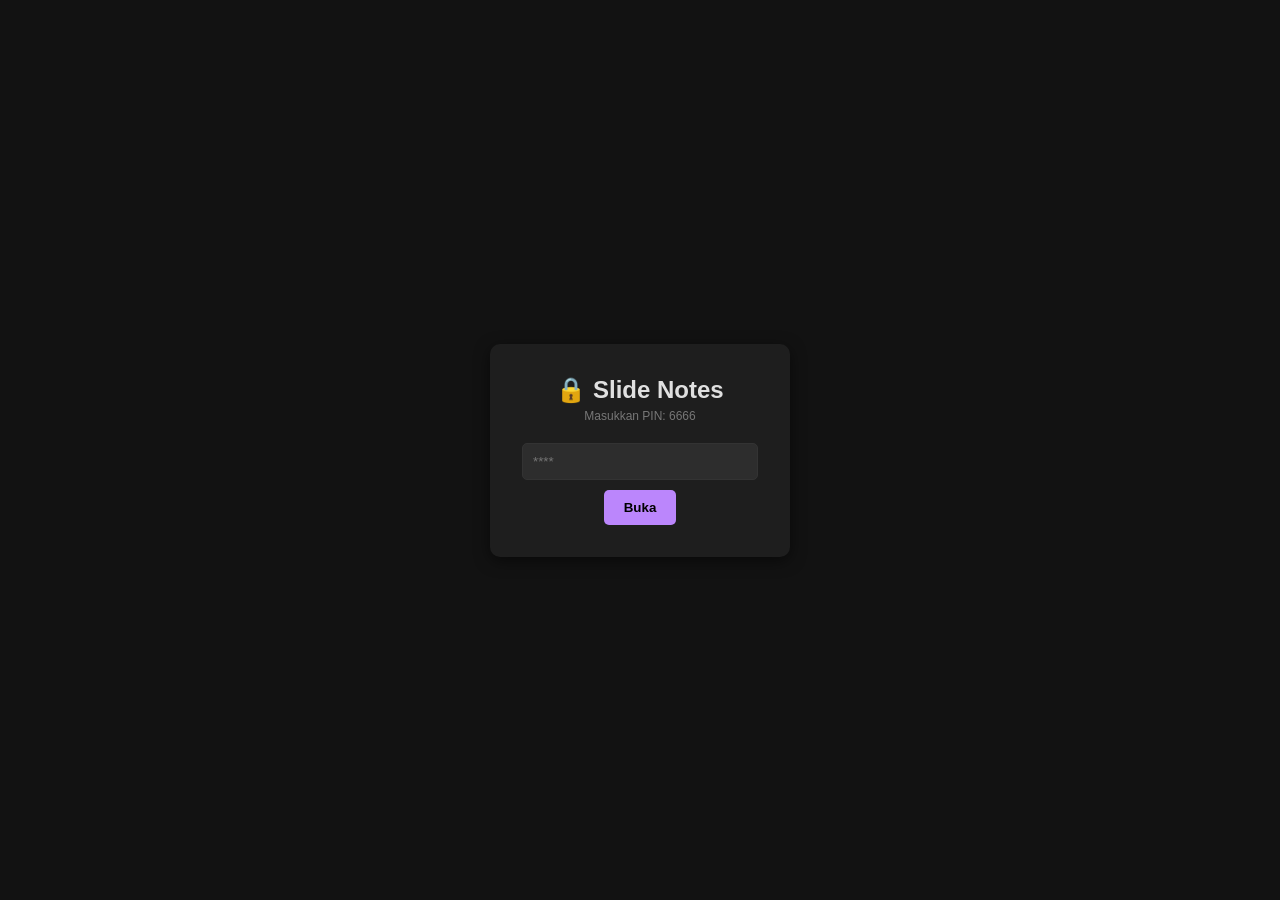
<file: index.html>
<!DOCTYPE html>
<html lang="id">
<head>
    <meta charset="UTF-8">
    <meta name="viewport" content="width=device-width, initial-scale=1.0">
    <title>Dark Slide Notepad + Image</title>
    <style>
        /* ---CSS TEMA GELAP--- */
        :root {
            --bg-color: #121212;
            --card-bg: #1e1e1e;
            --text-primary: #e0e0e0;
            --text-secondary: #aaaaaa;
            --accent: #bb86fc;
            --accent-hover: #9a67ea;
            --danger: #cf6679;
            --success: #03dac6;
            --input-bg: #2d2d2d;
            --border: #333;
        }

        * { box-sizing: border-box; margin: 0; padding: 0; font-family: 'Segoe UI', Tahoma, Geneva, Verdana, sans-serif; }
        
        body {
            background-color: var(--bg-color);
            color: var(--text-primary);
            height: 100vh;
            display: flex;
            flex-direction: column;
            overflow: hidden;
        }

        /* ---LAYOUT LOGIN--- */
        #login-screen {
            position: fixed;
            top: 0; left: 0; width: 100%; height: 100%;
            background-color: var(--bg-color);
            display: flex;
            flex-direction: column;
            justify-content: center;
            align-items: center;
            z-index: 100;
        }

        .login-box {
            background: var(--card-bg);
            padding: 2rem;
            border-radius: 10px;
            box-shadow: 0 4px 15px rgba(0,0,0,0.5);
            text-align: center;
            width: 300px;
        }

        .login-box h2 { margin-bottom: 5px; }

        input[type="text"],
        input[type="password"],
        input[type="file"] {
            width: 100%;
            padding: 10px;
            margin: 10px 0;
            background: var(--input-bg);
            border: 1px solid var(--border);
            color: white;
            border-radius: 5px;
            outline: none;
        }

        input[type="file"] {
            padding: 8px;
            cursor: pointer;
        }

        button {
            background: var(--accent);
            color: #000;
            border: none;
            padding: 10px 20px;
            border-radius: 5px;
            cursor: pointer;
            font-weight: bold;
            transition: 0.2s;
        }

        button:hover { background: var(--accent-hover); }

        .btn-small { padding: 6px 12px; font-size: 0.85rem; }
        .btn-danger { background: var(--danger); color: white; }
        .btn-danger:hover { background: #b54b5e; }
        .btn-secondary { background: #444; color: white; }

        /* ---LAYOUT UTAMA--- */
        #app-screen {
            display: none;
            height: 100%;
            flex-direction: column;
        }

        header {
            padding: 15px 20px;
            background: var(--card-bg);
            display: flex;
            justify-content: space-between;
            align-items: center;
            border-bottom: 1px solid var(--border);
        }

        /* ---GRID SLIDE (CATATAN)--- */
        #notes-container {
            flex: 1;
            overflow-y: auto;
            padding: 20px;
            display: grid;
            grid-template-columns: repeat(auto-fill, minmax(280px, 1fr));
            gap: 20px;
            align-items: start; /* PENTING: Agar kartu tidak stretch */
        }

        .note-card {
            background: var(--card-bg);
            border-radius: 8px;
            padding: 15px;
            min-height: 220px;
            display: flex;
            flex-direction: column;
            box-shadow: 0 2px 5px rgba(0,0,0,0.3);
            transition: transform 0.2s;
            border: 1px solid var(--border);
            position: relative; /* PENTING untuk positioning tombol */
        }

        .note-card:hover { transform: translateY(-3px); border-color: var(--accent); }

        .note-header {
            margin-bottom: 10px;
        }

        .note-title { font-size: 1.1rem; font-weight: bold; color: var(--accent); }
        .note-date { font-size: 0.75rem; color: #666; margin-bottom: 5px; }
        
        .note-content { 
            white-space: pre-wrap; 
            color: var(--text-secondary); 
            font-size: 0.9rem; 
            margin-bottom: 10px;
            overflow-y: auto; /* Scroll jika konten terlalu banyak */
            flex-grow: 1;
            max-height: 150px;
        }
        
        .note-image {
            width: 100%;
            max-height: 120px;
            object-fit: cover;
            border-radius: 5px;
            margin-bottom: 10px;
            border: 1px solid var(--border);
        }

        /* ---PERBAIKAN TOMBOL HAPUS--- */
        .note-actions {
            margin-top: auto; /* PENTING: Selalu di bawah */
            padding-top: 10px;
            display: flex;
            justify-content: flex-end;
            border-top: 1px solid var(--border);
        }

        .empty-state {
            grid-column: 1 / -1;
            text-align: center;
            color: #555;
            margin-top: 50px;
        }

        /* ---MODAL TAMBAH/SUNTING CATATAN--- */
        #modal-add {
            display: none;
            position: fixed;
            top: 0; left: 0; width: 100%; height: 100%;
            background: rgba(0,0,0,0.85);
            justify-content: center;
            align-items: center;
            z-index: 50;
        }

        .modal-content {
            background: var(--card-bg);
            padding: 20px;
            border-radius: 8px;
            width: 90%;
            max-width: 500px;
            display: flex;
            flex-direction: column;
            gap: 10px;
            max-height: 90vh;
            overflow-y: auto;
        }

        textarea {
            width: 100%;
            height: 120px;
            padding: 10px;
            background: var(--input-bg);
            border: 1px solid var(--border);
            color: white;
            border-radius: 5px;
            resize: none;
        }

        .file-upload-wrapper {
            border: 2px dashed var(--border);
            padding: 15px;
            border-radius: 5px;
            text-align: center;
            cursor: pointer;
            transition: 0.2s;
        }

        .file-upload-wrapper:hover { border-color: var(--accent); }

        .preview-image {
            width: 100%;
            max-height: 150px;
            object-fit: contain;
            border-radius: 5px;
            display: none;
            margin-top: 5px;
            background: #000;
        }

        .modal-buttons { display: flex; justify-content: flex-end; gap: 10px; margin-top: 10px; }

        .note-title-input,
        .note-content-input {
            width: 100%;
            padding: 10px;
            background: var(--input-bg);
            border: 1px solid var(--border);
            color: white;
            border-radius: 5px;
        }

    </style>
</head>
<body>

    <!-- LAYAR LOGIN -->
    <div id="login-screen">
        <div class="login-box">
            <h2>🔒 Slide Notes</h2>
            <p style="font-size: 12px; color: #777; margin-bottom: 10px;">Masukkan PIN: 6666</p>
            <input type="password" id="pin-input" placeholder="****" maxlength="4">
            <button onclick="checkLogin()">Buka</button>
            <p id="login-error" style="color: var(--danger); font-size: 12px; margin-top: 5px; display: none;">PIN Salah!</p>
        </div>
    </div>

    <!-- APLIKASI UTAMA -->
    <div id="app-screen">
        <header>
            <h3>📝 Slide Notes</h3>
            <div style="display: flex; gap: 10px;">
                <button onclick="openModal()">+ Catatan Baru</button>
                <button onclick="logout()" class="btn-secondary" style="background: #333;">Logout</button>
            </div>
        </header>

        <div id="notes-container">
            <!-- Catatan akan muncul di sini -->
        </div>
    </div>

    <!-- MODAL TAMBAH CATATAN -->
    <div id="modal-add">
        <div class="modal-content">
            <h3 id="modal-title">Tambah Catatan</h3>
            
            <input type="text" id="note-title-input" class="note-title-input" placeholder="Judul Catatan">
            
            <textarea id="note-content-input" class="note-content-input" placeholder="Isi catatan..."></textarea>
            
            <!-- Upload Gambar -->
            <label style="font-size: 0.9rem; color: var(--text-secondary);">Upload Foto/Gambar:</label>
            <div class="file-upload-wrapper" onclick="document.getElementById('image-input').click()">
                <span style="color: #777;">📷 Klik untuk upload gambar</span>
                <input type="file" id="image-input" accept="image/*" style="display: none;" onchange="previewImage(this)">
            </div>
            <img id="image-preview" class="preview-image" alt="Preview">
            <button type="button" id="remove-image-btn" class="btn-danger btn-small" style="display: none;" onclick="removeImage()">Hapus Gambar</button>
            
            <div class="modal-buttons">
                <button onclick="closeModal()" class="btn-secondary">Batal</button>
                <button onclick="saveNote()">Simpan</button>
            </div>
        </div>
    </div>

    <script>
        // ---KONFIGURASI---
        const STORAGE_KEY = 'dark_slide_notes_v2';
        const PIN_CODE = '6666';

        let notes = [];
        let currentImageBase64 = null;
        let isEditing = false;
        let editId = null;

        // ---FUNGSI UTAMA---

        // 1. Login
        function checkLogin() {
            const inputPin = document.getElementById('pin-input').value;
            const errorMsg = document.getElementById('login-error');
            
            if (inputPin === PIN_CODE) {
                document.getElementById('login-screen').style.display = 'none';
                document.getElementById('app-screen').style.display = 'flex';
                loadNotes();
            } else {
                errorMsg.style.display = 'block';
                shakeElement(document.querySelector('.login-box'));
            }
        }

        function shakeElement(el) {
            let pos = 5;
            let interval = setInterval(() => {
                if (pos === -5) clearInterval(interval);
                el.style.transform = `translateX(${pos}px)`;
                pos = pos === 5 ? -5 : 5;
            }, 30);
            setTimeout(() => el.style.transform = 'translateX(0)', 200);
        }

        // 2. Load Data
        function loadNotes() {
            const storedNotes = localStorage.getItem(STORAGE_KEY);
            if (storedNotes) {
                try {
                    notes = JSON.parse(storedNotes);
                } catch(e) {
                    notes = [];
                }
            } else {
                notes = [];
            }
            renderNotes();
        }

        // 3. Simpan ke LocalStorage
        function saveToLocal() {
            try {
                localStorage.setItem(STORAGE_KEY, JSON.stringify(notes));
            } catch(e) {
                alert("Gambar terlalu besar! Silakan gunakan gambar lebih kecil.");
            }
        }

        // 4. Tampilkan Catatan
        function renderNotes() {
            const container = document.getElementById('notes-container');
            container.innerHTML = '';

            if (notes.length === 0) {
                container.innerHTML = '<div class="empty-state">Belum ada catatan.<br>Klik "+ Catatan Baru" untuk membuat.</div>';
                return;
            }

            notes.forEach(note => {
                const card = document.createElement('div');
                card.className = 'note-card';
                
                let imageHtml = note.image ? `<img src="${note.image}" class="note-image" alt="Gambar">` : '';
                
                card.innerHTML = `
                    <div class="note-header">
                        <div class="note-date">${note.date || ''}</div>
                        <div class="note-title">${note.title}</div>
                    </div>
                    ${imageHtml}
                    <div class="note-content">${note.content}</div>
                    <div class="note-actions">
                        <button class="btn-danger btn-small" onclick="deleteNote(${note.id})">Hapus</button>
                    </div>
                `;
                container.appendChild(card);
            });
        }

        // 5. Preview Gambar Sebelum Upload
        function previewImage(input) {
            if (input.files && input.files[0]) {
                const file = input.files[0];
                
                // Cek ukuran file (maksimal 1MB)
                if (file.size > 1024 * 1024) {
                    alert("Ukuran gambar maksimal 1MB!");
                    input.value = '';
                    return;
                }

                const reader = new FileReader();
                reader.onload = function(e) {
                    currentImageBase64 = e.target.result;
                    const preview = document.getElementById('image-preview');
                    preview.src = currentImageBase64;
                    preview.style.display = 'block';
                    document.getElementById('remove-image-btn').style.display = 'block';
                };
                reader.readAsDataURL(file);
            }
        }

        // 6. Hapus Gambar Preview
        function removeImage() {
            currentImageBase64 = null;
            document.getElementById('image-input').value = '';
            document.getElementById('image-preview').style.display = 'none';
            document.getElementById('image-preview').src = '';
            document.getElementById('remove-image-btn').style.display = 'none';
        }

        // 7. Simpan Catatan
        function saveNote() {
            const titleInput = document.getElementById('note-title-input');
            const contentInput = document.getElementById('note-content-input');
            const title = titleInput.value.trim();
            const content = contentInput.value.trim();

            if (!title && !content && !currentImageBase64) {
                alert("Isi minimal judul, isi, atau upload gambar!");
                return;
            }

            const now = new Date();
            const dateStr = now.toLocaleDateString('id-ID', { day: 'numeric', month: 'short', year: 'numeric' });

            if (isEditing) {
                const index = notes.findIndex(n => n.id === editId);
                if (index !== -1) {
                    notes[index].title = title;
                    notes[index].content = content;
                    notes[index].image = currentImageBase64 || notes[index].image;
                }
            } else {
                const newNote = {
                    id: Date.now(),
                    title: title,
                    content: content,
                    image: currentImageBase64,
                    date: dateStr
                };
                notes.push(newNote);
            }

            saveToLocal();
            renderNotes();
            closeModal();
        }

        // 8. Hapus Catatan
        function deleteNote(id) {
            if(confirm('Yakin ingin menghapus catatan ini?')) {
                notes = notes.filter(note => note.id !== id);
                saveToLocal();
                renderNotes();
            }
        }

        // 9. Modal Control
        function openModal() {
            document.getElementById('modal-add').style.display = 'flex';
            document.getElementById('note-title-input').value = '';
            document.getElementById('note-content-input').value = '';
            document.getElementById('modal-title').innerText = "Catatan Baru";
            removeImage();
            isEditing = false;
            editId = null;
        }

        function closeModal() {
            document.getElementById('modal-add').style.display = 'none';
        }

        // 10. Logout
        function logout() {
            document.getElementById('login-screen').style.display = 'flex';
            document.getElementById('app-screen').style.display = 'none';
            document.getElementById('pin-input').value = '';
            document.getElementById('login-error').style.display = 'none';
        }

        // Enter key for PIN
        document.getElementById('pin-input').addEventListener('keypress', function (e) {
            if (e.key === 'Enter') checkLogin();
        });

    </script>
</body>
</html>
</file>
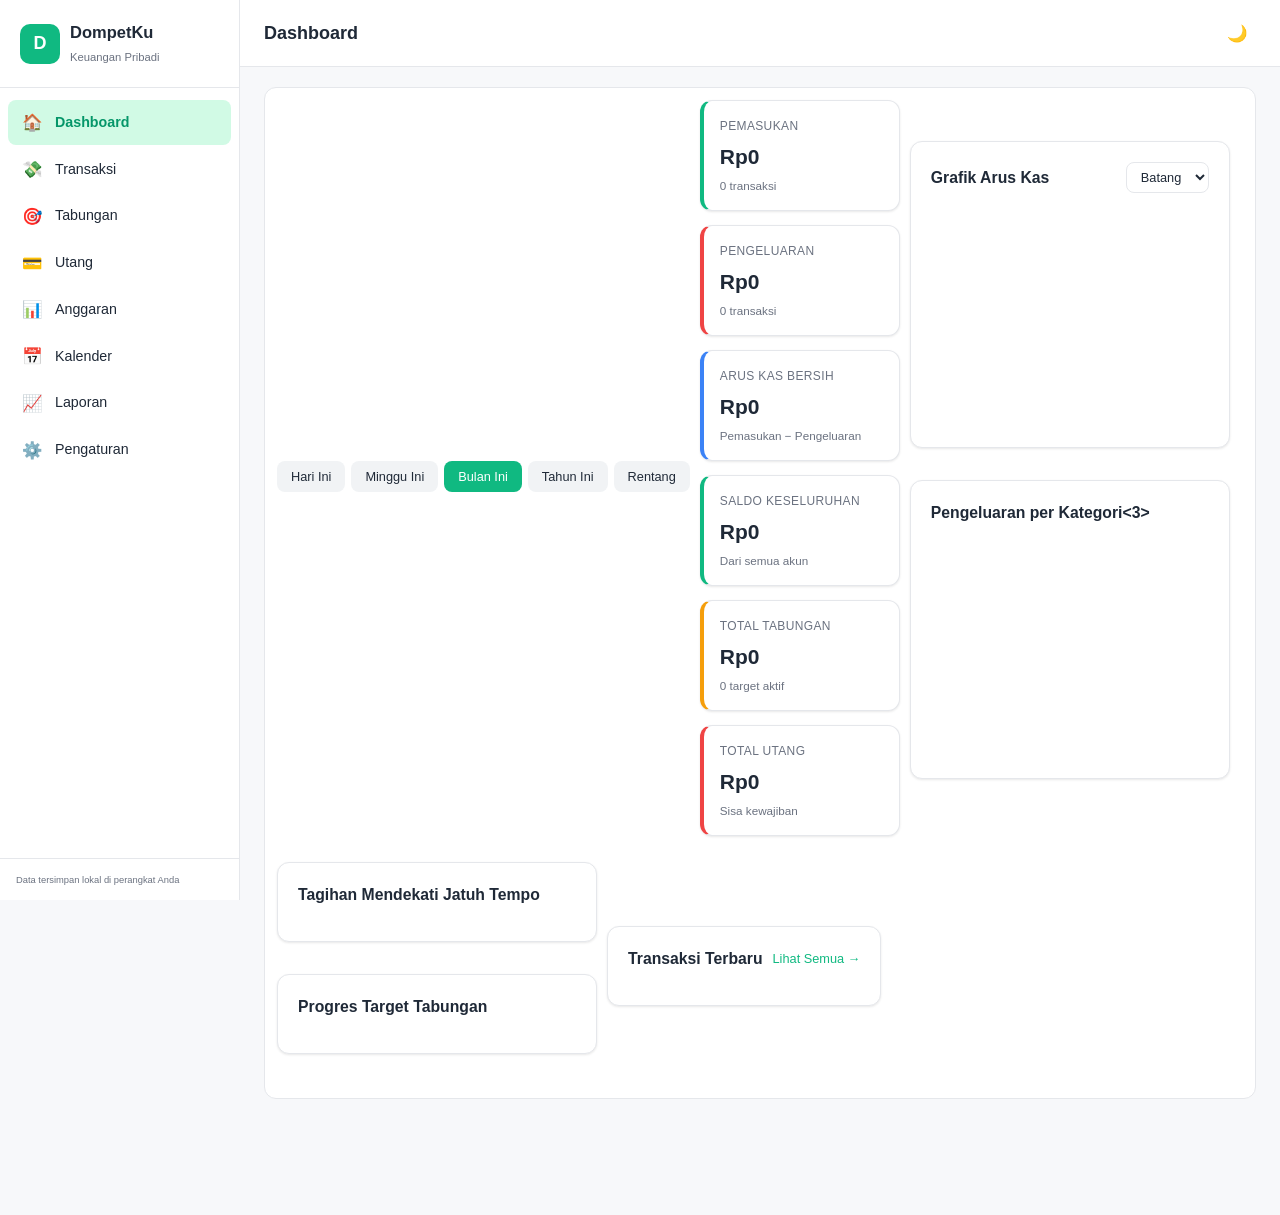
<file: dompet/index.html>
<!DOCTYPE html>
<html lang="id">
<head>
<meta charset="UTF-8" />
<meta name="viewport" content="width=device-width, initial-scale=1.0, maximum-scale=5" />
<meta name="theme-color" content="#10b981" />
<title>DompetKu — Keuangan Pribadi</title>
<link rel="manifest" href="manifest.json" />
<link rel="icon" href="data:image/svg+xml,%3Csvg xmlns='http://www.w3.org/2000/svg' viewBox='0 0 100 100'%3E%3Crect width='100' height='100' rx='20' fill='%2310b981'/%3E%3Ctext x='50' y='65' font-size='55' text-anchor='middle' fill='white' font-family='Arial' font-weight='bold'%3ED%3C/text%3E%3C/svg%3E" />
<link rel="stylesheet" href="style.css" />
</head>
<body>

<!-- SIDEBAR DESKTOP -->
<aside class="sidebar" id="sidebar">
  <div class="brand">
    <div class="brand-logo">D</div>
    <div class="brand-text">
      <h1>DompetKu</h1>
      <small>Keuangan Pribadi</small>
    </div>
  </div>
  <nav class="nav-menu">
    <a href="#dashboard" data-page="dashboard" class="nav-item active">
      <span class="icon">🏠</span><span>Dashboard</span>
    </a>
    <a href="#transaksi" data-page="transaksi" class="nav-item">
      <span class="icon">💸</span><span>Transaksi</span>
    </a>
    <a href="#tabungan" data-page="tabungan" class="nav-item">
      <span class="icon">🎯</span><span>Tabungan</span>
    </a>
    <a href="#utang" data-page="utang" class="nav-item">
      <span class="icon">💳</span><span>Utang</span>
    </a>
    <a href="#anggaran" data-page="anggaran" class="nav-item">
      <span class="icon">📊</span><span>Anggaran</span>
    </a>
    <a href="#kalender" data-page="kalender" class="nav-item">
      <span class="icon">📅</span><span>Kalender</span>
    </a>
    <a href="#laporan" data-page="laporan" class="nav-item">
      <span class="icon">📈</span><span>Laporan</span>
    </a>
    <a href="#pengaturan" data-page="pengaturan" class="nav-item">
      <span class="icon">⚙️</span><span>Pengaturan</span>
    </a>
  </nav>
  <div class="sidebar-footer">
    <small>Data tersimpan lokal di perangkat Anda</small>
  </div>
</aside>

<!-- MAIN CONTENT -->
<main class="main">
  <header class="topbar">
    <button class="menu-toggle" id="menuToggle" aria-label="Menu">☰</button>
    <h2 class="page-title" id="pageTitle">Dashboard</h2>
    <div class="topbar-actions">
      <button class="btn-icon" id="themeToggle" title="Ganti tema">🌙</button>
    </div>
  </header>

  <!-- WRAPPER UNTUK SWIPE & CONTENT -->
  <div class="swipe-wrapper" id="swipeWrapper">
    <div class="content" id="swipeContent">

      <!-- ===================== PAGE 1: DASHBOARD ===================== -->
      <section class="page" id="page-dashboard">
        <div class="period-bar">
          <div class="period-selector" id="periodSelector">
            <button data-period="today">Hari Ini</button>
            <button data-period="week">Minggu Ini</button>
            <button data-period="month" class="active">Bulan Ini</button>
            <button data-period="year">Tahun Ini</button>
            <button data-period="custom">Rentang</button>
          </div>
          <div class="custom-range" id="customRange" style="display:none">
            <input type="date" id="dateFrom" />
            <span>s/d</span>
            <input type="date" id="dateTo" />
            <button class="btn btn-sm" id="applyRange">Terapkan</button>
          </div>
        <div class="grid-stats">
          <div class="stat-card income">
            <div class="stat-label">Pemasukan</div>
            <div class="stat-value" id="statIncome">Rp0</div>
            <div class="stat-sub" id="statIncomeCount">0 transaksi</div>
          </div>
          <div class="stat-card expense">
            <div class="stat-label">Pengeluaran</div>
            <div class="stat-value" id="statExpense">Rp0</div>
            <div class="stat-sub" id="statExpenseCount">0 transaksi</div>
          </div>
          <div class="stat-card net">
            <div class="stat-label">Arus Kas Bersih</div>
            <div class="stat-value" id="statNet">Rp0</div>
            <div class="stat-sub">Pemasukan − Pengeluaran</div>
          </div>
          <div class="stat-card balance">
            <div class="stat-label">Saldo Keseluruhan</div>
            <div class="stat-value" id="statBalance">Rp0</div>
            <div class="stat-sub" id="statBalanceSub">Dari semua akun</div>
          </div>
          <div class="stat-card savings">
            <div class="stat-label">Total Tabungan</div>
            <div class="stat-value" id="statSavings">Rp0</div>
            <div class="stat-sub" id="statSavingsSub">0 target aktif</div>
          </div>
          <div class="stat-card debt">
            <div class="stat-label">Total Utang</div>
            <div class="stat-value" id="statDebt">Rp0</div>
            <div class="stat-sub" id="statDebtSub">Sisa kewajiban</div>
          </div>
        </div>

        <div class="grid-2">
          <div class="card">
            <div class="card-header">
              <h3>Grafik Arus Kas</h3>
              <select id="chartType" class="select-sm">
                <option value="bar">Batang</option>
                <option value="line">Garis</option>
              </select>
            </div>
            <div class="chart-wrap" id="chartCashflow"></div>
          </div>
          <div class="card">
            <div class="card-header"><h3>Pengeluaran per Kategori<3></div>
            <div class="chart-wrap" id="chartCategory"></div>
          </div>
        </div>

        <div class="grid-2">
          <div class="card">
            <div class="card-header"><h3>Tagihan Mendekati Jatuh Tempo</h3></div>
            <div class="list" id="listUpcomingBills"></div>
          </div>
          <div class="card">
            <div class="card-header"><h3>Progres Target Tabungan</h3></div>
            <div class="list" id="listSavingsProgress"></div>
          </div>
        </div>

        <div class="card">
          <div class="card-header">
            <h3>Transaksi Terbaru</h3>
            <a href="#transaksi" class="link">Lihat Semua →</a>
          </div>
          <div class="list" id="listRecentTx"></div>
        </div>
      </section>

      <!-- ===================== PAGE 2: TRANSAKSI ===================== -->
      <section class="page hidden" id="page-transaksi">
        <div class="card">
          <div class="card-header">
            <h3>Daftar Transaksi</h3>
            <button class="btn btn-primary" id="btnAddTx">+ Tambah Transaksi</button>
          </div>
          <div class="filter-bar">
            <input type="text" id="txSearch" placeholder="Cari transaksi..." class="input" />
            <select id="txFilterType" class="select">
              <option value="">Semua Jenis</option>
              <option value="income">Pemasukan</option>
              <option value="expense">Pengeluaran</option>
              <option value="transfer">Transfer</option>
            </select>
            <select id="txFilterCategory" class="select"></select>
            <select id="txFilterAccount" class="select"></select>
            <input type="date" id="txFilterFrom" class="input" />
            <input type="date" id="txFilterTo" class="input" />
            <select id="txSort" class="select">
              <option value="date-desc">Tanggal (Terbaru)</option>
              <option value="date-asc">Tanggal (Terlama)</option>
              <option value="amount-desc">Nominal (Terbesar)</option>
              <option value="amount-asc">Nominal (Terkecil)</option>
            </select>
            <button class="btn btn-sm" id="btnClearFilter">Reset</button>
          </div>
          <div class="list" id="listTransactions"></div>
        </div>
      </section>

      <!-- ===================== PAGE 3: TABUNGAN ===================== -->
      <section class="page hidden" id="page-tabungan">
        <div class="card">
          <div class="card-header">
            <h3>Target Tabungan</h3>
            <button class="btn btn-primary" id="btnAddSavings">+ Target Baru</button>
          </div>
          <div class="savings-summary">
            <div><strong>Total Terkumpul:</strong> <span id="savingsTotal">Rp0</span></div>
            <div><strong>Total Target:</strong> <span id="savingsTarget">Rp0</span></div>
            <div><strong>Sisa Dibutuhkan:</strong> <span id="savingsRemaining">Rp0</span></div>
          </div>
          <div class="list" id="listSavings"></div>
        </div>
      </section>

      <!-- ===================== PAGE 4: UTANG ===================== -->
      <section class="page hidden" id="page-utang">
        <div class="card">
          <div class="card-header">
            <h3>Utang & Paylater</h3>
            <button class="btn btn-primary" id="btnAddDebt">+ Tambah Utang</button>
          </div>
          <div class="grid-stats grid-4">
            <div class="stat-card"><div class="stat-label">Total Sisa Utang</div><div class="stat-value" id="debtTotal">Rp0</div></div>
            <div class="stat-card"><div class="stat-label">Cicilan Bulan Ini</div><div class="stat-value" id="debtMonthly">Rp0</div></div>
            <div class="stat-card warn"><div class="stat-label">Jatuh Tempo ≤7 Hari</div><div class="stat-value" id="debtDueSoon">0</div></div>
            <div class="stat-card danger"><div class="stat-label">Terlambat</div><div class="stat-value" id="debtOverdue">0</div></div>
          </div>
          <div class="list" id="listDebts"></div>
        </div>
      </section>

      <!-- ===================== PAGE 5: ANGGARAN ===================== -->
      <section class="page hidden" id="page-anggaran">
        <div class="card">
          <div class="card-header">
            <h3>Anggaran Bulanan</h3>
            <div>
              <input type="month" id="budgetMonth" class="input" />
              <button class="btn btn-primary" id="btnEditBudget">Atur Anggaran</button>
            </div>
          </div>
          <div class="list" id="listBudget"></div>
          <div class="card-header" style="margin-top:20px"><h3>Riwayat Anggaran</h3></div>
          <div class="chart-wrap" id="chartBudget"></div>
        </div>
      </section>

      <!-- ===================== PAGE 6: KALENDER ===================== -->
      <section class="page hidden" id="page-kalender">
        <div class="card">
          <div class="card-header">
            <h3 id="calendarTitle">Kalender</h3>
            <div>
              <button class="btn btn-sm" id="calPrev">‹</button>
              <button class="btn btn-sm" id="calToday">Hari Ini</button>
              <button class="btn btn-sm" id="calNext">›</button>
              <button class="btn btn-primary" id="btnAddSchedule">+ Jadwal</button>
            </div>
          </div>
          <div class="calendar" id="calendarGrid"></div>
          <div class="card-header" style="margin-top:20px"><h3>Agenda Bulan Ini</h3></div>
          <div class="list" id="listAgenda"></div>
        </div>
      </section>

      <!-- ===================== PAGE 7: LAPORAN ===================== -->
      <section class="page hidden" id="page-laporan">
        <div class="card">
          <div class="card-header">
            <h3>Laporan Keuangan</h3>
            <div>
              <select id="reportPeriod" class="select">
                <option value="month">Bulan Ini</option>
                <option value="last-month">Bulan Lalu</option>
                <option value="year">Tahun Ini</option>
                <option value="last-year">Tahun Lalu</option>
                <option value="custom">Rentang Tanggal</option>
              </select>
              <input type="date" id="reportFrom" class="input" style="display:none" />
              <input type="date" id="reportTo" class="input" style="display:none" />
              <button class="btn btn-sm" id="btnPrintReport">🖨️ Cetak PDF</button>
            </div>
          </div>
          <div class="grid-stats grid-4">
            <div class="stat-card"><div class="stat-label">Total Pemasukan</div><div class="stat-value" id="rptIncome">Rp0</div></div>
            <div class="stat-card"><div class="stat-label">Total Pengeluaran</div><div class="stat-value" id="rptExpense">Rp0</div></div>
            <div class="stat-card"><div class="stat-label">Arus Kas Bersih</div><div class="stat-value" id="rptNet">Rp0</div></div>
            <div class="stat-card"><div class="stat-label">Jumlah Transaksi</div><div class="stat-value" id="rptCount">0</div></div>
          </div>
          <div class="grid-2">
            <div class="card"><div class="card-header"><h3>Pengeluaran per Kategori</h3></div><div id="rptCategory"></div></div>
            <div class="card"><div class="card-header"><h3>Rekap per Akun</h3></div><div id="rptAccount"></div></div>
          </div>
          <div class="card">
            <div class="card-header"><h3>Tren Bulanan</h3></div>
            <div class="chart-wrap" id="chartTrend"></div>
          </div>
        </div>
      </section>

      <!-- ===================== PAGE 8: PENGATURAN ===================== -->
      <section class="page hidden" id="page-pengaturan">
        <div class="card">
          <div class="card-header"><h3>Profil & Preferensi</h3></div>
          <div class="form-grid">
            <label>Nama Pengguna
              <input type="text" id="setName" class="input" placeholder="Opsional" />
            </label>
            <label>Mata Uang
              <select id="setCurrency" class="select">
                <option value="IDR">IDR — Rupiah</option>
                <option value="USD">USD — Dolar</option>
              </select>
            </label>
            <label>Tanggal Awal Periode Anggaran
              <input type="number" id="setBudgetStart" class="input" min="1" max="28" value="1" />
            </label>
            <label>Tema
              <select id="setTheme" class="select">
                <option value="light">Terang</option>
                <option value="dark">Gelap</option>
                <option value="auto">Otomatis (Sistem)</option>
              </select>
            </label>
          </div>
          <button class="btn btn-primary" id="btnSaveSettings">Simpan Pengaturan</button>
        </div>

        <div class="card">
          <div class="card-header"><h3>Kelola Kategori</h3><button class="btn btn-sm" id="btnAddCategory">+ Kategori</button></div>
          <div class="list" id="listCategories"></div>
        </div>

        <div class="card">
          <div class="card-header"><h3>Kelola Akun</h3><button class="btn btn-sm" id="btnAddAccount">+ Akun</button></div>
          <div class="list" id="listAccounts"></div>
        </div>

        <div class="card">
          <div class="card-header"><h3>Backup & Ekspor Data</h3></div>
          <p class="muted">Ekspor data untuk cadangan atau dianalisis di aplikasi lain. File akan diunduh melalui browser — Anda dapat memilih lokasi penyimpanan.</p>
          <div class="btn-group">
            <button class="btn" data-export="all-json">📦 Backup Lengkap (JSON)</button>
            <button class="btn" data-export="tx-csv">📄 Transaksi (CSV)</button>
            <button class="btn" data-export="tx-xlsx">📊 Transaksi (Excel)</button>
            <button class="btn" data-export="savings-json">🎯 Tabungan (JSON)</button>
            <button class="btn" data-export="debts-json">💳 Utang (JSON)</button>
            <button class="btn" data-export="report-pdf">🖨️ Laporan (PDF)</button>
          </div>
        </div>

        <div class="card">
          <div class="card-header"><h3>Impor & Pemulihan</h3></div>
          <p class="muted">Pilih file backup JSON dari perangkat Anda. Sebelum dipulihkan, Anda akan melihat ringkasan isi file.</p>
          
          <div style="margin: 16px 0;">
            <button class="btn btn-primary" id="btnChooseFile" style="width: 100%; padding: 14px;">
               Pilih File Backup
            </button>
            <input type="file" id="importFile" accept=".json" style="display: none;" />
          </div>
          
          <div id="selectedFileInfo" class="muted" style="margin-bottom: 12px;"></div>
          
          <div class="btn-group">
            <button class="btn btn-primary" id="btnImportReplace" disabled>🔄 Pulihkan (Ganti Data)</button>
            <button class="btn" id="btnImportMerge" disabled>➕ Pulihkan (Gabungkan)</button>
          </div>
        </div>

        <div class="card danger-zone">
          <div class="card-header"><h3>Zona Bahaya</h3></div>
          <p class="muted">Tindakan ini tidak dapat dibatalkan. Pastikan Anda sudah melakukan backup sebelum melanjutkan.</p>
          <button class="btn btn-danger" id="btnClearAll">🗑️ Hapus Semua Data</button>
        </div>

        <div class="card">
          <div class="card-header"><h3>Tentang</h3></div>
          <p><strong>DompetKu</strong> v1.0 — Aplikasi keuangan pribadi yang berjalan sepenuhnya di browser Anda.</p>
          <p class="muted">⚠️ Data disimpan di IndexedDB browser. Data dapat hilang jika Anda menghapus data browser, menginstal ulang browser, atau perangkat rusak. <strong>Rutin lakukan backup JSON.</strong></p>
        </div>
      </section>

    </div> <!-- Penutup .content / #swipeContent -->
  </div> <!-- Penutup .swipe-wrapper -->
</main>

<!-- BOTTOM NAV MOBILE -->
<nav class="bottom-nav" id="bottomNav">
  <a href="#dashboard" data-page="dashboard" class="bn-item active"><span>🏠</span><small>Home</small></a>
  <a href="#transaksi" data-page="transaksi" class="bn-item"><span>💸</span><small>Transaksi</small></a>
  <a href="#tabungan" data-page="tabungan" class="bn-item"><span>🎯</span><small>Tabungan</small></a>
  <a href="#utang" data-page="utang" class="bn-item"><span>💳</span><small>Utang</small></a>
  <a href="#pengaturan" data-page="pengaturan" class="bn-item"><span>⚙️</span><small>Lainnya</small></a>
</nav>

<!-- MODAL CONTAINER -->
<div class="modal-backdrop hidden" id="modalBackdrop">
  <div class="modal" id="modal">
    <div class="modal-header">
      <h3 id="modalTitle">Modal</h3>
      <button class="btn-icon" id="modalClose">✕</button>
    </div>
    <div class="modal-body" id="modalBody"></div>
    <div class="modal-footer" id="modalFooter"></div>
  </div>
</div>

<!-- TOAST -->
<div class="toast-container" id="toastContainer"></div>

<script src="script.js"></script>
</body>
          </html>
</file>
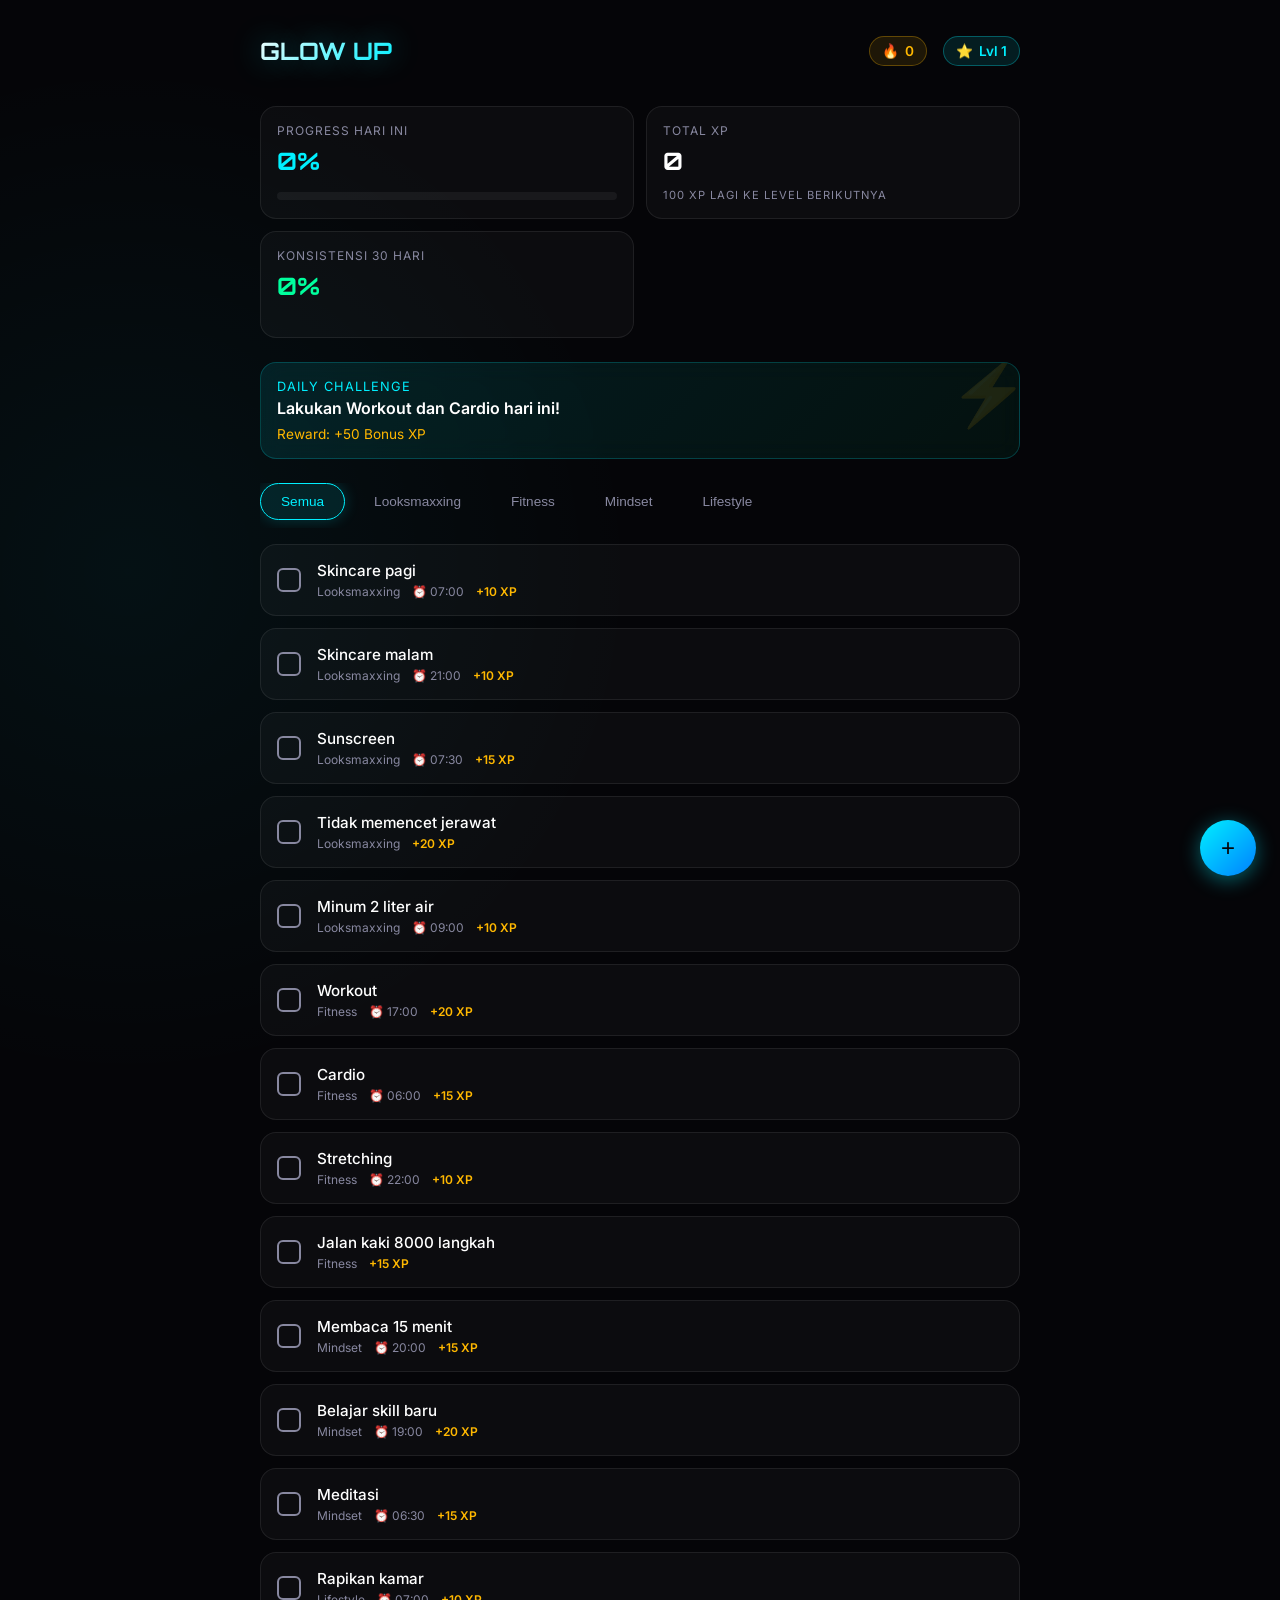
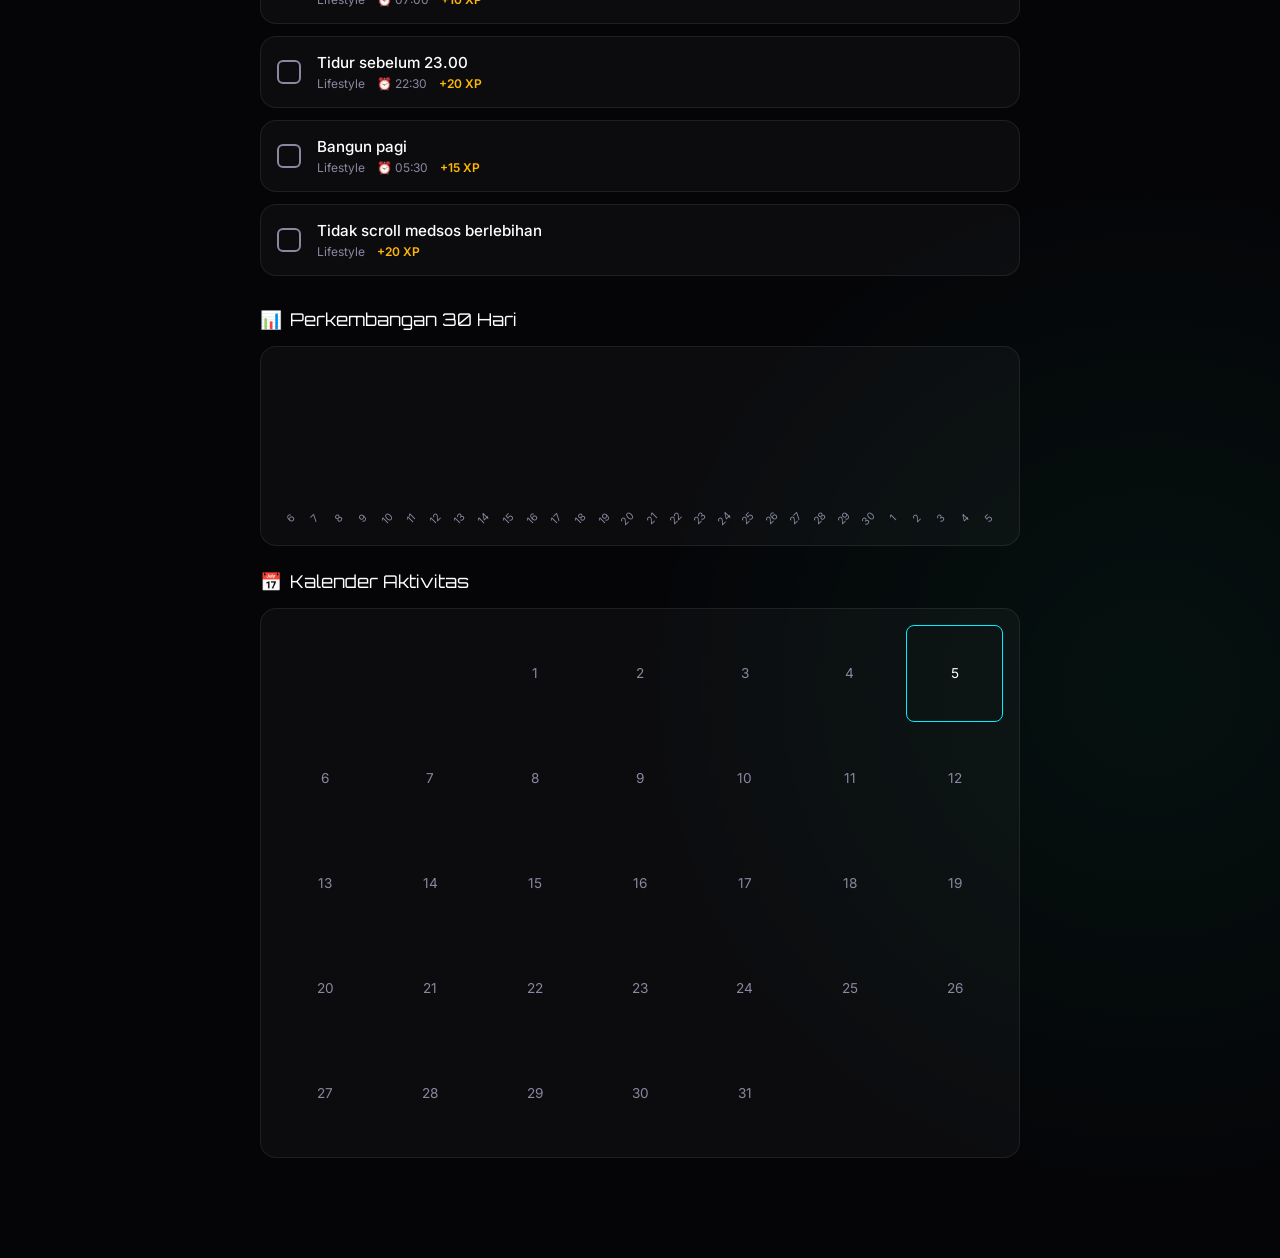
<file: glowup.html>
<!DOCTYPE html>
<html lang="id">
<head>
    <meta charset="UTF-8">
    <meta name="viewport" content="width=device-width, initial-scale=1.0, maximum-scale=1.0, user-scalable=no">
    <title>Glow Up Tracker | Premium Habit Tracker</title>
    <link rel="preconnect" href="https://fonts.googleapis.com">
    <link rel="preconnect" href="https://fonts.gstatic.com" crossorigin>
    <link href="https://fonts.googleapis.com/css2?family=Inter:wght@300;400;500;600;700&family=Orbitron:wght@500;700&display=swap" rel="stylesheet">
    <style>
        :root {
            --bg-primary: #050508;
            --bg-secondary: #0a0a12;
            --surface: rgba(255, 255, 255, 0.03);
            --surface-hover: rgba(255, 255, 255, 0.06);
            --border: rgba(255, 255, 255, 0.08);
            --accent: #00f0ff;
            --accent-glow: rgba(0, 240, 255, 0.4);
            --success: #00ff9d;
            --success-glow: rgba(0, 255, 157, 0.4);
            --warning: #ffb800;
            --text-primary: #ffffff;
            --text-secondary: #8888a0;
            --danger: #ff3366;
            --radius: 16px;
            --radius-sm: 8px;
        }

        * {
            margin: 0;
            padding: 0;
            box-sizing: border-box;
            -webkit-tap-highlight-color: transparent;
        }

        body {
            font-family: 'Inter', sans-serif;
            background: var(--bg-primary);
            color: var(--text-primary);
            min-height: 100vh;
            overflow-x: hidden;
            background-image: 
                radial-gradient(circle at 10% 20%, rgba(0, 240, 255, 0.05) 0%, transparent 20%),
                radial-gradient(circle at 90% 80%, rgba(0, 255, 157, 0.05) 0%, transparent 20%);
        }

        /* Scrollbar */
        ::-webkit-scrollbar {
            width: 6px;
        }
        ::-webkit-scrollbar-track {
            background: var(--bg-primary);
        }
        ::-webkit-scrollbar-thumb {
            background: var(--border);
            border-radius: 3px;
        }
        ::-webkit-scrollbar-thumb:hover {
            background: var(--accent);
        }

        /* Glassmorphism */
        .glass {
            background: var(--surface);
            backdrop-filter: blur(12px);
            -webkit-backdrop-filter: blur(12px);
            border: 1px solid var(--border);
            border-radius: var(--radius);
        }

        .glass-hover:hover {
            background: var(--surface-hover);
            border-color: rgba(255, 255, 255, 0.15);
            transform: translateY(-2px);
            box-shadow: 0 8px 32px rgba(0, 0, 0, 0.4), 0 0 20px rgba(0, 240, 255, 0.1);
        }

        /* Layout */
        .container {
            max-width: 800px;
            margin: 0 auto;
            padding: 20px;
            padding-bottom: 100px;
        }

        /* Header */
        .header {
            display: flex;
            justify-content: space-between;
            align-items: center;
            margin-bottom: 24px;
            padding: 16px 0;
        }

        .logo {
            font-family: 'Orbitron', sans-serif;
            font-size: 1.5rem;
            font-weight: 700;
            background: linear-gradient(135deg, var(--text-primary) 0%, var(--accent) 100%);
            -webkit-background-clip: text;
            -webkit-text-fill-color: transparent;
            text-shadow: 0 0 30px var(--accent-glow);
        }

        .user-stats {
            display: flex;
            gap: 16px;
            align-items: center;
        }

        .stat-badge {
            display: flex;
            align-items: center;
            gap: 6px;
            padding: 6px 12px;
            background: rgba(0, 240, 255, 0.1);
            border: 1px solid rgba(0, 240, 255, 0.3);
            border-radius: 20px;
            font-size: 0.85rem;
            font-weight: 600;
            color: var(--accent);
        }

        .stat-badge.fire {
            background: rgba(255, 184, 0, 0.1);
            border-color: rgba(255, 184, 0, 0.3);
            color: var(--warning);
        }

        /* Dashboard Grid */
        .dashboard-grid {
            display: grid;
            grid-template-columns: repeat(2, 1fr);
            gap: 12px;
            margin-bottom: 24px;
        }

        .stat-card {
            padding: 16px;
            display: flex;
            flex-direction: column;
            gap: 8px;
            transition: all 0.3s ease;
        }

        .stat-card.full-width {
            grid-column: 1 / -1;
        }

        .stat-label {
            font-size: 0.75rem;
            color: var(--text-secondary);
            text-transform: uppercase;
            letter-spacing: 1px;
        }

        .stat-value {
            font-size: 1.5rem;
            font-weight: 700;
            font-family: 'Orbitron', sans-serif;
        }

        .stat-value.accent { color: var(--accent); }
        .stat-value.success { color: var(--success); }

        /* Progress Bar */
        .progress-container {
            margin-top: 8px;
        }

        .progress-bar-bg {
            height: 8px;
            background: rgba(255, 255, 255, 0.05);
            border-radius: 4px;
            overflow: hidden;
            position: relative;
        }

        .progress-bar-fill {
            height: 100%;
            background: linear-gradient(90deg, var(--accent), var(--success));
            border-radius: 4px;
            transition: width 0.6s cubic-bezier(0.4, 0, 0.2, 1);
            box-shadow: 0 0 10px var(--accent-glow);
            position: relative;
            overflow: hidden;
        }

        .progress-bar-fill::after {
            content: '';
            position: absolute;
            top: 0;
            left: 0;
            right: 0;
            bottom: 0;
            background: linear-gradient(90deg, transparent, rgba(255,255,255,0.3), transparent);
            animation: shimmer 2s infinite;
        }

        @keyframes shimmer {
            0% { transform: translateX(-100%); }
            100% { transform: translateX(100%); }
        }

        /* Tabs */
        .tabs {
            display: flex;
            gap: 8px;
            overflow-x: auto;
            padding-bottom: 8px;
            margin-bottom: 16px;
            scrollbar-width: none;
        }
        .tabs::-webkit-scrollbar { display: none; }

        .tab {
            padding: 10px 20px;
            border-radius: 20px;
            font-size: 0.85rem;
            font-weight: 500;
            color: var(--text-secondary);
            background: transparent;
            border: 1px solid transparent;
            cursor: pointer;
            white-space: nowrap;
            transition: all 0.3s ease;
        }

        .tab.active {
            background: rgba(0, 240, 255, 0.1);
            color: var(--accent);
            border-color: var(--accent);
            box-shadow: 0 0 15px rgba(0, 240, 255, 0.2);
        }

        /* Habit List */
        .habit-list {
            display: flex;
            flex-direction: column;
            gap: 12px;
            margin-bottom: 32px;
        }

        .habit-item {
            display: flex;
            align-items: center;
            gap: 16px;
            padding: 16px;
            transition: all 0.3s ease;
            position: relative;
            overflow: hidden;
        }

        .habit-item::before {
            content: '';
            position: absolute;
            left: 0;
            top: 0;
            bottom: 0;
            width: 3px;
            background: var(--accent);
            opacity: 0;
            transition: opacity 0.3s;
        }

        .habit-item.completed::before {
            background: var(--success);
            opacity: 1;
        }

        .habit-item.completed {
            border-color: rgba(0, 255, 157, 0.3);
            background: rgba(0, 255, 157, 0.05);
        }

        .checkbox {
            width: 24px;
            height: 24px;
            border: 2px solid var(--text-secondary);
            border-radius: 6px;
            display: flex;
            align-items: center;
            justify-content: center;
            cursor: pointer;
            transition: all 0.3s ease;
            flex-shrink: 0;
        }

        .habit-item.completed .checkbox {
            background: var(--success);
            border-color: var(--success);
            box-shadow: 0 0 10px var(--success-glow);
        }

        .checkbox svg {
            width: 14px;
            height: 14px;
            color: var(--bg-primary);
            opacity: 0;
            transform: scale(0);
            transition: all 0.3s cubic-bezier(0.68, -0.55, 0.265, 1.55);
        }

        .habit-item.completed .checkbox svg {
            opacity: 1;
            transform: scale(1);
        }

        .habit-info {
            flex: 1;
            display: flex;
            flex-direction: column;
            gap: 4px;
        }

        .habit-name {
            font-weight: 500;
            font-size: 0.95rem;
            transition: all 0.3s;
        }

        .habit-item.completed .habit-name {
            text-decoration: line-through;
            color: var(--text-secondary);
        }

        .habit-meta {
            display: flex;
            gap: 12px;
            font-size: 0.75rem;
            color: var(--text-secondary);
        }

        .habit-xp {
            color: var(--warning);
            font-weight: 600;
        }

        .habit-actions {
            display: flex;
            gap: 8px;
            opacity: 0;
            transition: opacity 0.3s;
        }

        .habit-item:hover .habit-actions {
            opacity: 1;
        }

        @media (max-width: 640px) {
            .habit-actions {
                opacity: 1;
            }
        }

        .btn-icon {
            width: 32px;
            height: 32px;
            border-radius: 8px;
            border: none;
            background: rgba(255, 255, 255, 0.05);
            color: var(--text-secondary);
            cursor: pointer;
            display: flex;
            align-items: center;
            justify-content: center;
            transition: all 0.2s;
        }

        .btn-icon:hover {
            background: rgba(255, 255, 255, 0.1);
            color: var(--text-primary);
        }

        .btn-icon.delete:hover {
            background: rgba(255, 51, 102, 0.2);
            color: var(--danger);
        }

        /* Analytics Section */
        .analytics-section {
            margin-top: 32px;
        }

        .section-title {
            font-family: 'Orbitron', sans-serif;
            font-size: 1.1rem;
            margin-bottom: 16px;
            display: flex;
            align-items: center;
            gap: 8px;
        }

        .chart-container {
            padding: 20px;
            display: flex;
            align-items: flex-end;
            justify-content: space-between;
            height: 200px;
            gap: 4px;
            overflow-x: auto;
        }

        .chart-bar-wrapper {
            flex: 1;
            min-width: 8px;
            display: flex;
            flex-direction: column;
            align-items: center;
            gap: 8px;
            position: relative;
        }

        .chart-bar {
            width: 100%;
            max-width: 20px;
            background: linear-gradient(to top, var(--accent), rgba(0, 240, 255, 0.3));
            border-radius: 4px 4px 0 0;
            transition: height 0.6s ease;
            position: relative;
        }

        .chart-bar:hover {
            box-shadow: 0 0 10px var(--accent-glow);
        }

        .chart-bar::after {
            content: attr(data-value);
            position: absolute;
            top: -20px;
            left: 50%;
            transform: translateX(-50%);
            font-size: 0.7rem;
            color: var(--text-secondary);
            opacity: 0;
            transition: opacity 0.3s;
            white-space: nowrap;
        }

        .chart-bar:hover::after {
            opacity: 1;
        }

        .chart-label {
            font-size: 0.65rem;
            color: var(--text-secondary);
            transform: rotate(-45deg);
            white-space: nowrap;
            margin-top: 8px;
        }

        /* Calendar */
        .calendar-grid {
            display: grid;
            grid-template-columns: repeat(7, 1fr);
            gap: 8px;
            padding: 16px;
        }

        .calendar-day {
            aspect-ratio: 1;
            display: flex;
            align-items: center;
            justify-content: center;
            border-radius: 8px;
            font-size: 0.85rem;
            color: var(--text-secondary);
            position: relative;
        }

        .calendar-day.active {
            background: rgba(0, 240, 255, 0.1);
            color: var(--accent);
            font-weight: 600;
        }

        .calendar-day.active::after {
            content: '';
            position: absolute;
            bottom: 4px;
            width: 4px;
            height: 4px;
            background: var(--success);
            border-radius: 50%;
            box-shadow: 0 0 8px var(--success-glow);
        }

        .calendar-day.today {
            border: 1px solid var(--accent);
            color: var(--text-primary);
        }

        /* FAB */
        .fab {
            position: fixed;
            bottom: 24px;
            right: 24px;
            width: 56px;
            height: 56px;
            border-radius: 50%;
            background: linear-gradient(135deg, var(--accent), #0080ff);
            border: none;
            color: var(--bg-primary);
            font-size: 24px;
            cursor: pointer;
            box-shadow: 0 4px 20px rgba(0, 240, 255, 0.4);
            display: flex;
            align-items: center;
            justify-content: center;
            transition: all 0.3s cubic-bezier(0.68, -0.55, 0.265, 1.55);
            z-index: 100;
        }

        .fab:hover {
            transform: scale(1.1) rotate(90deg);
            box-shadow: 0 6px 30px rgba(0, 240, 255, 0.6);
        }

        /* Modal */
        .modal-overlay {
            position: fixed;
            inset: 0;
            background: rgba(0, 0, 0, 0.8);
            backdrop-filter: blur(8px);
            display: flex;
            align-items: center;
            justify-content: center;
            padding: 20px;
            opacity: 0;
            pointer-events: none;
            transition: opacity 0.3s;
            z-index: 200;
        }

        .modal-overlay.active {
            opacity: 1;
            pointer-events: all;
        }

        .modal {
            width: 100%;
            max-width: 400px;
            padding: 24px;
            transform: translateY(20px);
            transition: transform 0.3s cubic-bezier(0.68, -0.55, 0.265, 1.55);
        }

        .modal-overlay.active .modal {
            transform: translateY(0);
        }

        .modal-title {
            font-family: 'Orbitron', sans-serif;
            font-size: 1.25rem;
            margin-bottom: 20px;
        }

        .form-group {
            margin-bottom: 16px;
        }

        .form-label {
            display: block;
            font-size: 0.85rem;
            color: var(--text-secondary);
            margin-bottom: 6px;
        }

        .form-input, .form-select {
            width: 100%;
            padding: 12px;
            background: rgba(255, 255, 255, 0.05);
            border: 1px solid var(--border);
            border-radius: var(--radius-sm);
            color: var(--text-primary);
            font-family: inherit;
            font-size: 0.95rem;
            transition: all 0.3s;
        }

        .form-input:focus, .form-select:focus {
            outline: none;
            border-color: var(--accent);
            box-shadow: 0 0 0 3px rgba(0, 240, 255, 0.1);
        }

        .form-select option {
            background: var(--bg-secondary);
            color: var(--text-primary);
        }

        .btn-group {
            display: flex;
            gap: 12px;
            margin-top: 24px;
        }

        .btn {
            flex: 1;
            padding: 12px;
            border-radius: var(--radius-sm);
            border: none;
            font-weight: 600;
            cursor: pointer;
            transition: all 0.3s;
            font-family: inherit;
        }

        .btn-primary {
            background: var(--accent);
            color: var(--bg-primary);
        }

        .btn-primary:hover {
            box-shadow: 0 0 20px var(--accent-glow);
            transform: translateY(-2px);
        }

        .btn-secondary {
            background: transparent;
            border: 1px solid var(--border);
            color: var(--text-secondary);
        }

        .btn-secondary:hover {
            border-color: var(--text-primary);
            color: var(--text-primary);
        }

        /* Notification Banner */
        .notification-banner {
            position: fixed;
            top: 20px;
            left: 50%;
            transform: translateX(-50%) translateY(-100px);
            background: rgba(0, 240, 255, 0.1);
            border: 1px solid var(--accent);
            color: var(--accent);
            padding: 12px 24px;
            border-radius: 30px;
            font-size: 0.9rem;
            font-weight: 500;
            backdrop-filter: blur(10px);
            z-index: 300;
            transition: transform 0.5s cubic-bezier(0.68, -0.55, 0.265, 1.55);
            display: flex;
            align-items: center;
            gap: 8px;
            cursor: pointer;
        }

        .notification-banner.show {
            transform: translateX(-50%) translateY(0);
        }

        /* Confetti Canvas */
        #confetti-canvas {
            position: fixed;
            inset: 0;
            pointer-events: none;
            z-index: 999;
        }

        /* Badges */
        .badge-container {
            display: flex;
            gap: 8px;
            flex-wrap: wrap;
            margin-top: 12px;
        }

        .badge {
            padding: 4px 10px;
            background: rgba(255, 184, 0, 0.1);
            border: 1px solid rgba(255, 184, 0, 0.3);
            border-radius: 12px;
            font-size: 0.75rem;
            color: var(--warning);
            display: flex;
            align-items: center;
            gap: 4px;
        }

        /* Daily Challenge */
        .challenge-card {
            background: linear-gradient(135deg, rgba(0, 240, 255, 0.1), rgba(0, 255, 157, 0.05));
            border: 1px solid rgba(0, 240, 255, 0.2);
            padding: 16px;
            border-radius: var(--radius);
            margin-bottom: 24px;
            position: relative;
            overflow: hidden;
        }

        .challenge-card::before {
            content: '⚡';
            position: absolute;
            right: -10px;
            top: -10px;
            font-size: 4rem;
            opacity: 0.1;
        }

        .challenge-title {
            font-size: 0.8rem;
            color: var(--accent);
            text-transform: uppercase;
            letter-spacing: 1px;
            margin-bottom: 4px;
        }

        .challenge-desc {
            font-size: 1rem;
            font-weight: 600;
            margin-bottom: 8px;
        }

        .challenge-reward {
            font-size: 0.85rem;
            color: var(--warning);
        }

        /* Animations */
        @keyframes fadeIn {
            from { opacity: 0; transform: translateY(10px); }
            to { opacity: 1; transform: translateY(0); }
        }

        .animate-in {
            animation: fadeIn 0.5s ease forwards;
        }

        /* Responsive */
        @media (max-width: 640px) {
            .dashboard-grid {
                grid-template-columns: 1fr;
            }
            .stat-card.full-width-mobile {
                grid-column: 1 / -1;
            }
            .header {
                flex-direction: column;
                gap: 16px;
                align-items: flex-start;
            }
            .chart-container {
                padding: 12px;
            }
        }
    </style>
</head>
<body>

    <canvas id="confetti-canvas"></canvas>

    <div class="notification-banner" id="notifBanner" onclick="requestNotificationPermission()">
        <span>🔔</span>
        <span>Aktifkan notifikasi untuk pengingat habit</span>
    </div>

    <div class="container">
        <header class="header animate-in">
            <div class="logo">GLOW UP</div>
            <div class="user-stats">
                <div class="stat-badge fire">
                    <span>🔥</span>
                    <span id="streakDisplay">0</span>
                </div>
                <div class="stat-badge">
                    <span>⭐</span>
                    <span id="levelDisplay">Lvl 1</span>
                </div>
            </div>
        </header>

        <div class="dashboard-grid animate-in" style="animation-delay: 0.1s">
            <div class="stat-card glass">
                <div class="stat-label">Progress Hari Ini</div>
                <div class="stat-value accent" id="progressPercent">0%</div>
                <div class="progress-container">
                    <div class="progress-bar-bg">
                        <div class="progress-bar-fill" id="progressBar" style="width: 0%"></div>
                    </div>
                </div>
            </div>
            
            <div class="stat-card glass">
                <div class="stat-label">Total XP</div>
                <div class="stat-value" id="xpDisplay">0</div>
                <div class="stat-label" style="margin-top: 4px; font-size: 0.7rem;">
                    <span id="xpToNext">100</span> XP lagi ke level berikutnya
                </div>
            </div>

            <div class="stat-card glass full-width-mobile">
                <div class="stat-label">Konsistensi 30 Hari</div>
                <div class="stat-value success" id="consistencyDisplay">0%</div>
                <div class="badge-container" id="badgeContainer">
                    <!-- Badges injected here -->
                </div>
            </div>
        </div>

        <div class="challenge-card glass animate-in" style="animation-delay: 0.2s" id="dailyChallenge">
            <div class="challenge-title">Daily Challenge</div>
            <div class="challenge-desc" id="challengeText">Selesaikan semua habit Looksmaxxing hari ini!</div>
            <div class="challenge-reward">Reward: +50 Bonus XP</div>
        </div>

        <div class="tabs animate-in" style="animation-delay: 0.3s" id="categoryTabs">
            <button class="tab active" data-category="all">Semua</button>
            <button class="tab" data-category="Looksmaxxing">Looksmaxxing</button>
            <button class="tab" data-category="Fitness">Fitness</button>
            <button class="tab" data-category="Mindset">Mindset</button>
            <button class="tab" data-category="Lifestyle">Lifestyle</button>
        </div>

        <div class="habit-list animate-in" id="habitList" style="animation-delay: 0.4s">
            <!-- Habits injected here -->
        </div>

        <div class="analytics-section animate-in" style="animation-delay: 0.5s">
            <div class="section-title">
                <span>📊</span>
                <span>Perkembangan 30 Hari</span>
            </div>
            <div class="chart-container glass" id="chartContainer">
                <!-- Chart bars injected here -->
            </div>
        </div>

        <div class="analytics-section animate-in" style="animation-delay: 0.6s; margin-top: 24px;">
            <div class="section-title">
                <span>📅</span>
                <span>Kalender Aktivitas</span>
            </div>
            <div class="calendar-grid glass" id="calendarGrid">
                <!-- Calendar injected here -->
            </div>
        </div>
    </div>

    <button class="fab" onclick="openModal()">+</button>

    <div class="modal-overlay" id="modalOverlay">
        <div class="modal glass">
            <div class="modal-title" id="modalTitle">Tambah Habit</div>
            <form id="habitForm" onsubmit="saveHabit(event)">
                <input type="hidden" id="habitId">
                <div class="form-group">
                    <label class="form-label">Nama Habit</label>
                    <input type="text" class="form-input" id="habitName" required placeholder="Contoh: Minum 2 liter air">
                </div>
                <div class="form-group">
                    <label class="form-label">Kategori</label>
                    <select class="form-select" id="habitCategory" required>
                        <option value="Looksmaxxing">Looksmaxxing</option>
                        <option value="Fitness">Fitness</option>
                        <option value="Mindset">Mindset</option>
                        <option value="Lifestyle">Lifestyle</option>
                    </select>
                </div>
                <div class="form-group">
                    <label class="form-label">Waktu Pengingat</label>
                    <input type="time" class="form-input" id="habitTime">
                </div>
                <div class="btn-group">
                    <button type="button" class="btn btn-secondary" onclick="closeModal()">Batal</button>
                    <button type="submit" class="btn btn-primary">Simpan</button>
                </div>
            </form>
        </div>
    </div>

    <script>
        // State Management
        const defaultHabits = [
            { id: 1, category: 'Looksmaxxing', name: 'Skincare pagi', completed: false, reminder: '07:00', xp: 10 },
            { id: 2, category: 'Looksmaxxing', name: 'Skincare malam', completed: false, reminder: '21:00', xp: 10 },
            { id: 3, category: 'Looksmaxxing', name: 'Sunscreen', completed: false, reminder: '07:30', xp: 15 },
            { id: 4, category: 'Looksmaxxing', name: 'Tidak memencet jerawat', completed: false, reminder: '', xp: 20 },
            { id: 5, category: 'Looksmaxxing', name: 'Minum 2 liter air', completed: false, reminder: '09:00', xp: 10 },
            { id: 6, category: 'Fitness', name: 'Workout', completed: false, reminder: '17:00', xp: 20 },
            { id: 7, category: 'Fitness', name: 'Cardio', completed: false, reminder: '06:00', xp: 15 },
            { id: 8, category: 'Fitness', name: 'Stretching', completed: false, reminder: '22:00', xp: 10 },
            { id: 9, category: 'Fitness', name: 'Jalan kaki 8000 langkah', completed: false, reminder: '', xp: 15 },
            { id: 10, category: 'Mindset', name: 'Membaca 15 menit', completed: false, reminder: '20:00', xp: 15 },
            { id: 11, category: 'Mindset', name: 'Belajar skill baru', completed: false, reminder: '19:00', xp: 20 },
            { id: 12, category: 'Mindset', name: 'Meditasi', completed: false, reminder: '06:30', xp: 15 },
            { id: 13, category: 'Lifestyle', name: 'Rapikan kamar', completed: false, reminder: '07:00', xp: 10 },
            { id: 14, category: 'Lifestyle', name: 'Tidur sebelum 23.00', completed: false, reminder: '22:30', xp: 20 },
            { id: 15, category: 'Lifestyle', name: 'Bangun pagi', completed: false, reminder: '05:30', xp: 15 },
            { id: 16, category: 'Lifestyle', name: 'Tidak scroll medsos berlebihan', completed: false, reminder: '', xp: 20 }
        ];

        let state = {
            habits: [],
            user: {
                xp: 0,
                level: 1,
                streak: 0,
                lastActive: new Date().toDateString(),
                history: {},
                badges: [],
                confettiShown: false
            },
            currentFilter: 'all'
        };

        // Initialization
        function init() {
            loadData();
            checkNewDay();
            renderAll();
            setupNotifications();
            setInterval(checkReminders, 60000); // Check every minute
            
            // Show notification banner if permission not granted
            if ('Notification' in window && Notification.permission === 'default') {
                setTimeout(() => {
                    document.getElementById('notifBanner').classList.add('show');
                }, 2000);
            }
        }

        function loadData() {
            const saved = localStorage.getItem('glowup_tracker');
            if (saved) {
                const parsed = JSON.parse(saved);
                state = { ...state, ...parsed };
                // Ensure habits array exists
                if (!state.habits.length) state.habits = [...defaultHabits];
            } else {
                state.habits = [...defaultHabits];
                saveData();
            }
        }

        function saveData() {
            localStorage.setItem('glowup_tracker', JSON.stringify(state));
        }

        function checkNewDay() {
            const today = new Date().toDateString();
            if (state.user.lastActive !== today) {
                const yesterday = new Date();
                yesterday.setDate(yesterday.getDate() - 1);
                
                // Check if streak continues
                const lastDate = new Date(state.user.lastActive);
                const diffTime = Math.abs(yesterday - lastDate);
                const diffDays = Math.ceil(diffTime / (1000 * 60 * 60 * 24));
                
                if (diffDays > 1) {
                    state.user.streak = 0; // Reset streak if missed a day
                }
                
                // Reset habits for new day
                state.habits.forEach(h => h.completed = false);
                state.user.lastActive = today;
                state.user.confettiShown = false;
                saveData();
            }
        }

        // Rendering
        function renderAll() {
            renderStats();
            renderHabits();
            renderChart();
            renderCalendar();
            renderBadges();
            updateChallenge();
        }

        function renderStats() {
            const total = state.habits.length;
            const completed = state.habits.filter(h => h.completed).length;
            const percent = total === 0 ? 0 : Math.round((completed / total) * 100);
            
            document.getElementById('progressPercent').textContent = percent + '%';
            document.getElementById('progressBar').style.width = percent + '%';
            document.getElementById('streakDisplay').textContent = state.user.streak;
            document.getElementById('levelDisplay').textContent = 'Lvl ' + state.user.level;
            document.getElementById('xpDisplay').textContent = state.user.xp;
            
            const xpToNext = (state.user.level * 100) - state.user.xp;
            document.getElementById('xpToNext').textContent = xpToNext > 0 ? xpToNext : 0;

            // Consistency calculation (last 30 days)
            let consistentDays = 0;
            const today = new Date();
            for (let i = 0; i < 30; i++) {
                const d = new Date(today);
                d.setDate(d.getDate() - i);
                const dateStr = d.toDateString();
                if (state.user.history[dateStr] && state.user.history[dateStr] >= (total * 0.5)) {
                    consistentDays++;
                }
            }
            const consistency = Math.round((consistentDays / 30) * 100);
            document.getElementById('consistencyDisplay').textContent = consistency + '%';

            // Confetti check
            if (percent === 100 && !state.user.confettiShown && total > 0) {
                triggerConfetti();
                state.user.confettiShown = true;
                state.user.xp += 50; // Bonus for 100%
                checkLevelUp();
                saveData();
            }
        }

        function renderHabits() {
            const list = document.getElementById('habitList');
            list.innerHTML = '';
            
            const filtered = state.currentFilter === 'all' 
                ? state.habits 
                : state.habits.filter(h => h.category === state.currentFilter);

            filtered.forEach((habit, index) => {
                const div = document.createElement('div');
                div.className = `habit-item glass glass-hover ${habit.completed ? 'completed' : ''}`;
                div.style.animationDelay = `${index * 0.05}s`;
                div.innerHTML = `
                    <div class="checkbox" onclick="toggleHabit(${habit.id})">
                        <svg fill="none" stroke="currentColor" viewBox="0 0 24 24"><path stroke-linecap="round" stroke-linejoin="round" stroke-width="3" d="M5 13l4 4L19 7"></path></svg>
                    </div>
                    <div class="habit-info">
                        <div class="habit-name">${habit.name}</div>
                        <div class="habit-meta">
                            <span>${habit.category}</span>
                            ${habit.reminder ? `<span>⏰ ${habit.reminder}</span>` : ''}
                            <span class="habit-xp">+${habit.xp} XP</span>
                        </div>
                    </div>
                    <div class="habit-actions">
                        <button class="btn-icon" onclick="editHabit(${habit.id})">
                            <svg width="16" height="16" fill="none" stroke="currentColor" viewBox="0 0 24 24"><path stroke-linecap="round" stroke-linejoin="round" stroke-width="2" d="M15.232 5.232l3.536 3.536m-2.036-5.036a2.5 2.5 0 113.536 3.536L6.5 21.036H3v-3.572L16.732 3.732z"></path></svg>
                        </button>
                        <button class="btn-icon delete" onclick="deleteHabit(${habit.id})">
                            <svg width="16" height="16" fill="none" stroke="currentColor" viewBox="0 0 24 24"><path stroke-linecap="round" stroke-linejoin="round" stroke-width="2" d="M19 7l-.867 12.142A2 2 0 0116.138 21H7.862a2 2 0 01-1.995-1.858L5 7m5 4v6m4-6v6m1-10V4a1 1 0 00-1-1h-4a1 1 0 00-1 1v3M4 7h16"></path></svg>
                        </button>
                    </div>
                `;
                list.appendChild(div);
            });
        }

        function renderChart() {
            const container = document.getElementById('chartContainer');
            container.innerHTML = '';
            
            const today = new Date();
            const totalHabits = state.habits.length || 1;
            
            for (let i = 29; i >= 0; i--) {
                const d = new Date(today);
                d.setDate(d.getDate() - i);
                const dateStr = d.toDateString();
                const completed = state.user.history[dateStr] || 0;
                const percent = Math.min(100, Math.round((completed / totalHabits) * 100));
                
                const wrapper = document.createElement('div');
                wrapper.className = 'chart-bar-wrapper';
                wrapper.innerHTML = `
                    <div class="chart-bar" style="height: ${percent}%" data-value="${completed}/${totalHabits}"></div>
                    <div class="chart-label">${d.getDate()}</div>
                `;
                container.appendChild(wrapper);
            }
        }

        function renderCalendar() {
            const grid = document.getElementById('calendarGrid');
            grid.innerHTML = '';
            
            const today = new Date();
            const year = today.getFullYear();
            const month = today.getMonth();
            const daysInMonth = new Date(year, month + 1, 0).getDate();
            const firstDay = new Date(year, month, 1).getDay();
            
            // Empty cells for days before start of month
            for (let i = 0; i < firstDay; i++) {
                grid.appendChild(document.createElement('div'));
            }
            
            for (let day = 1; day <= daysInMonth; day++) {
                const dateStr = new Date(year, month, day).toDateString();
                const div = document.createElement('div');
                div.className = 'calendar-day';
                div.textContent = day;
                
                if (day === today.getDate()) div.classList.add('today');
                
                if (state.user.history[dateStr] && state.user.history[dateStr] > 0) {
                    div.classList.add('active');
                }
                
                grid.appendChild(div);
            }
        }

        function renderBadges() {
            const container = document.getElementById('badgeContainer');
            container.innerHTML = '';
            
            const badges = [];
            if (state.user.streak >= 3) badges.push('🔥 3 Hari Streak');
            if (state.user.streak >= 7) badges.push('👑 7 Hari Streak');
            if (state.user.level >= 5) badges.push('⭐ Level 5');
            if (state.user.xp >= 500) badges.push('💎 500 XP');
            
            badges.forEach(badge => {
                const div = document.createElement('div');
                div.className = 'badge';
                div.textContent = badge;
                container.appendChild(div);
            });
        }

        function updateChallenge() {
            const challenges = [
                "Selesaikan semua habit Looksmaxxing hari ini!",
                "Capai 100% progress harian untuk bonus XP!",
                "Lakukan Workout dan Cardio hari ini!",
                "Bangun pagi dan meditasi sebelum jam 7!"
            ];
            const random = challenges[Math.floor(Math.random() * challenges.length)];
            document.getElementById('challengeText').textContent = random;
        }

        // Actions
        function toggleHabit(id) {
            const habit = state.habits.find(h => h.id === id);
            if (!habit) return;
            
            habit.completed = !habit.completed;
            
            if (habit.completed) {
                state.user.xp += habit.xp;
                
                // Update history
                const today = new Date().toDateString();
                state.user.history[today] = (state.user.history[today] || 0) + 1;
                
                // Check streak
                if (state.user.lastActive === today) {
                    // Already active today, check if this is the first completion
                    const completedCount = state.habits.filter(h => h.completed).length;
                    if (completedCount === 1) {
                        state.user.streak += 1;
                    }
                }
                
                checkLevelUp();
            } else {
                state.user.xp = Math.max(0, state.user.xp - habit.xp);
                const today = new Date().toDateString();
                state.user.history[today] = Math.max(0, (state.user.history[today] || 1) - 1);
            }
            
            saveData();
            renderAll();
        }

        function checkLevelUp() {
            const newLevel = Math.floor(state.user.xp / 100) + 1;
            if (newLevel > state.user.level) {
                state.user.level = newLevel;
                // Could add level up animation here
            }
        }

        function deleteHabit(id) {
            if (confirm('Hapus habit ini?')) {
                state.habits = state.habits.filter(h => h.id !== id);
                saveData();
                renderAll();
            }
        }

        function editHabit(id) {
            const habit = state.habits.find(h => h.id === id);
            if (!habit) return;
            
            document.getElementById('habitId').value = habit.id;
            document.getElementById('habitName').value = habit.name;
            document.getElementById('habitCategory').value = habit.category;
            document.getElementById('habitTime').value = habit.reminder;
            document.getElementById('modalTitle').textContent = 'Edit Habit';
            
            openModal();
        }

        function saveHabit(e) {
            e.preventDefault();
            const id = document.getElementById('habitId').value;
            const name = document.getElementById('habitName').value;
            const category = document.getElementById('habitCategory').value;
            const reminder = document.getElementById('habitTime').value;
            
            if (id) {
                const habit = state.habits.find(h => h.id == id);
                habit.name = name;
                habit.category = category;
                habit.reminder = reminder;
            } else {
                const newId = Math.max(...state.habits.map(h => h.id), 0) + 1;
                state.habits.push({
                    id: newId,
                    category,
                    name,
                    completed: false,
                    reminder,
                    xp: 10
                });
            }
            
            saveData();
            closeModal();
            renderAll();
        }

        // Modal
        function openModal() {
            document.getElementById('modalOverlay').classList.add('active');
        }

        function closeModal() {
            document.getElementById('modalOverlay').classList.remove('active');
            document.getElementById('habitForm').reset();
            document.getElementById('habitId').value = '';
            document.getElementById('modalTitle').textContent = 'Tambah Habit';
        }

        // Tabs
        document.getElementById('categoryTabs').addEventListener('click', (e) => {
            if (e.target.classList.contains('tab')) {
                document.querySelectorAll('.tab').forEach(t => t.classList.remove('active'));
                e.target.classList.add('active');
                state.currentFilter = e.target.dataset.category;
                renderHabits();
            }
        });

        // Notifications
        function requestNotificationPermission() {
            if ('Notification' in window) {
                Notification.requestPermission().then(permission => {
                    if (permission === 'granted') {
                        document.getElementById('notifBanner').classList.remove('show');
                        new Notification('Glow Up Tracker', {
                            body: 'Notifikasi diaktifkan! Kami akan mengingatkan habit kamu.',
                            icon: 'data:image/svg+xml,<svg xmlns="http://www.w3.org/2000/svg" viewBox="0 0 100 100"><text y=".9em" font-size="90">✨</text></svg>'
                        });
                    }
                });
            }
        }

        function setupNotifications() {
            if ('Notification' in window && Notification.permission === 'granted') {
                // Initial check
                checkReminders();
            }
        }

        function checkReminders() {
            if (Notification.permission !== 'granted') return;
            
            const now = new Date();
            const currentTime = now.toTimeString().slice(0, 5); // HH:MM
            
            state.habits.forEach(habit => {
                if (habit.reminder === currentTime && !habit.completed) {
                    // Check if we already notified this minute (simple debounce)
                    const lastNotif = localStorage.getItem(`notif_${habit.id}_${now.toDateString()}`);
                    if (!lastNotif) {
                        new Notification('⏰ Pengingat Habit', {
                            body: `Waktunya: ${habit.name}!`,
                            badge: '✨',
                            tag: `habit_${habit.id}`
                        });
                        localStorage.setItem(`notif_${habit.id}_${now.toDateString()}`, 'true');
                    }
                }
            });
        }

        // Confetti Effect
        function triggerConfetti() {
            const canvas = document.getElementById('confetti-canvas');
            const ctx = canvas.getContext('2d');
            canvas.width = window.innerWidth;
            canvas.height = window.innerHeight;
            
            const particles = [];
            const colors = ['#00f0ff', '#00ff9d', '#ffffff', '#ffb800'];
            
            for (let i = 0; i < 150; i++) {
                particles.push({
                    x: canvas.width / 2,
                    y: canvas.height / 2,
                    vx: (Math.random() - 0.5) * 15,
                    vy: (Math.random() - 0.5) * 15 - 5,
                    color: colors[Math.floor(Math.random() * colors.length)],
                    size: Math.random() * 6 + 2,
                    life: 100,
                    decay: Math.random() * 2 + 1
                });
            }
            
            function animate() {
                ctx.clearRect(0, 0, canvas.width, canvas.height);
                let active = false;
                
                particles.forEach(p => {
                    if (p.life > 0) {
                        active = true;
                        p.x += p.vx;
                        p.y += p.vy;
                        p.vy += 0.3; // gravity
                        p.life -= p.decay;
                        
                        ctx.fillStyle = p.color;
                        ctx.globalAlpha = p.life / 100;
                        ctx.fillRect(p.x, p.y, p.size, p.size);
                    }
                });
                
                if (active) {
                    requestAnimationFrame(animate);
                } else {
                    ctx.clearRect(0, 0, canvas.width, canvas.height);
                }
            }
            
            animate();
        }

        // Handle resize for canvas
        window.addEventListener('resize', () => {
            const canvas = document.getElementById('confetti-canvas');
            canvas.width = window.innerWidth;
            canvas.height = window.innerHeight;
        });

        // Start
        init();
    </script>
</body>
</html>
</file>
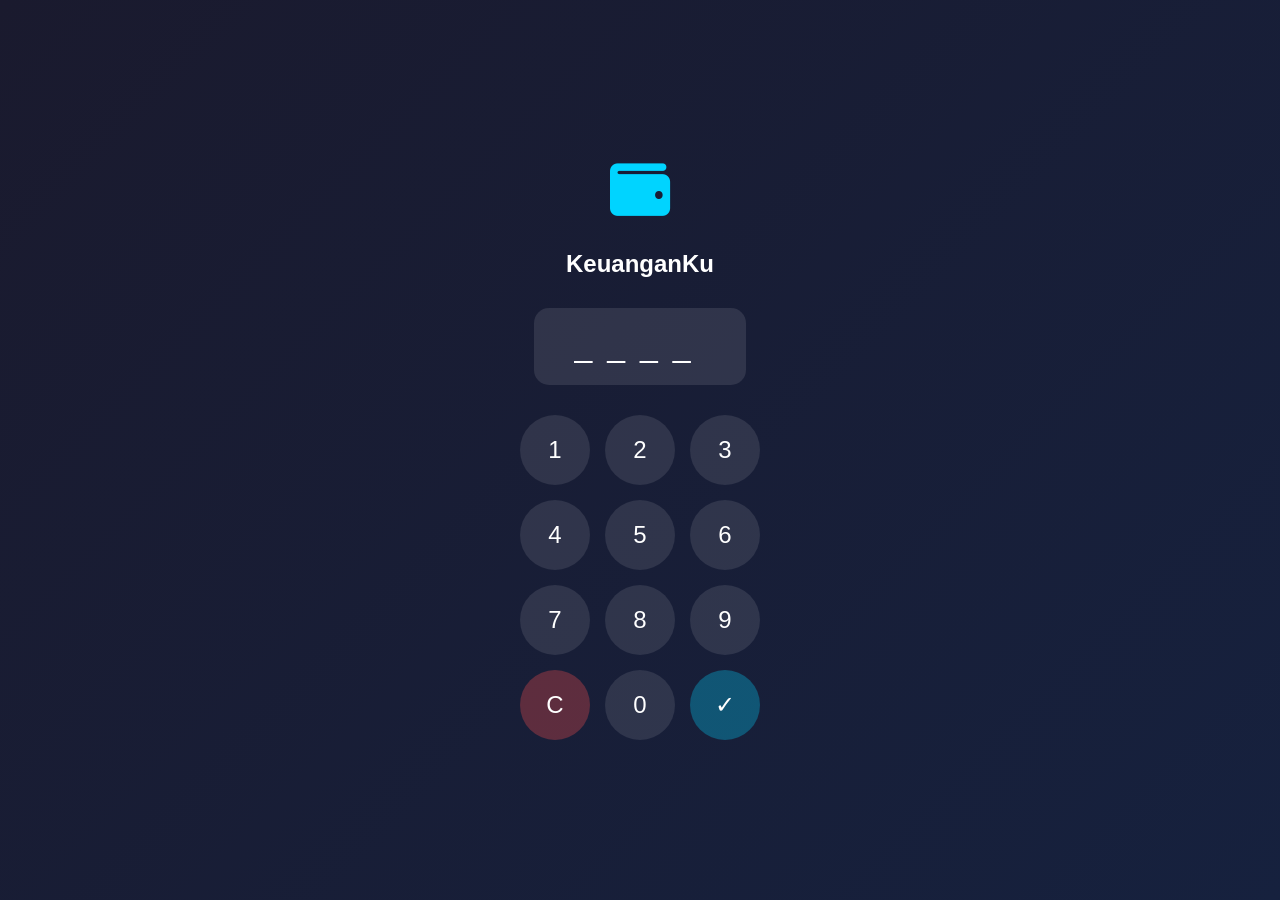
<file: keuangan.html>
<!DOCTYPE html>
<html lang="id">
<head>
    <meta charset="UTF-8">
    <meta name="viewport" content="width=device-width, initial-scale=1.0, maximum-scale=1.0, user-scalable=no">
    <title>KeuanganKu</title>
    <link rel="stylesheet" href="https://cdnjs.cloudflare.com/ajax/libs/font-awesome/6.0.0/css/all.min.css">
    <style>
        * {
            margin: 0;
            padding: 0;
            box-sizing: border-box;
            font-family: 'Segoe UI', sans-serif;
        }
        
        body {
            background: linear-gradient(135deg, #1a1a2e 0%, #16213e 100%);
            min-height: 100vh;
            color: white;
        }
        
        /* Login Screen */
        #login-screen {
            display: flex;
            flex-direction: column;
            justify-content: center;
            align-items: center;
            min-height: 100vh;
            padding: 20px;
        }
        
        .lock-icon {
            font-size: 60px;
            color: #00d4ff;
            margin-bottom: 30px;
        }
        
        .pin-display {
            background: rgba(255,255,255,0.1);
            padding: 20px 40px;
            border-radius: 15px;
            font-size: 32px;
            letter-spacing: 15px;
            margin-bottom: 30px;
            min-width: 200px;
            text-align: center;
        }
        
        .keypad {
            display: grid;
            grid-template-columns: repeat(3, 1fr);
            gap: 15px;
        }
        
        .key {
            width: 70px;
            height: 70px;
            border-radius: 50%;
            background: rgba(255,255,255,0.1);
            border: none;
            color: white;
            font-size: 24px;
            cursor: pointer;
            transition: all 0.3s;
        }
        
        .key:active {
            transform: scale(0.9);
            background: #00d4ff;
        }
        
        .key.clear {
            background: rgba(255,82,82,0.3);
        }
        
        .key.enter {
            background: rgba(0,212,255,0.3);
        }
        
        /* Main App */
        #app-screen {
            display: none;
        }
        
        .header {
            background: linear-gradient(90deg, #00d4ff, #7b2cff);
            padding: 20px;
            border-radius: 0 0 30px 30px;
        }
        
        .header h1 {
            font-size: 20px;
            margin-bottom: 5px;
        }
        
        .saldo-box {
            background: rgba(255,255,255,0.2);
            border-radius: 15px;
            padding: 20px;
            margin-top: 15px;
        }
        
        .saldo-label {
            font-size: 14px;
            opacity: 0.8;
        }
        
        .saldo-amount {
            font-size: 32px;
            font-weight: bold;
        }
        
        .stats-row {
            display: grid;
            grid-template-columns: 1fr 1fr;
            gap: 15px;
            padding: 20px;
        }
        
        .stat-card {
            background: rgba(255,255,255,0.1);
            border-radius: 15px;
            padding: 15px;
            text-align: center;
        }
        
        .stat-card.pemasukan {
            border: 2px solid #00ff88;
        }
        
        .stat-card.pengeluaran {
            border: 2px solid #ff5252;
        }
        
        .stat-icon {
            font-size: 24px;
            margin-bottom: 10px;
        }
        
        .stat-card.pemasukan .stat-icon { color: #00ff88; }
        .stat-card.pengeluaran .stat-icon { color: #ff5252; }
        
        .stat-amount {
            font-size: 18px;
            font-weight: bold;
        }
        
        /* Action Buttons */
        .action-buttons {
            display: grid;
            grid-template-columns: 1fr 1fr;
            gap: 15px;
            padding: 0 20px;
            margin-bottom: 20px;
        }
        
        .action-btn {
            padding: 20px;
            border-radius: 15px;
            border: none;
            color: white;
            font-size: 16px;
            font-weight: bold;
            cursor: pointer;
            display: flex;
            align-items: center;
            justify-content: center;
            gap: 10px;
        }
        
        .action-btn.income {
            background: linear-gradient(135deg, #00ff88, #00cc6a);
        }
        
        .action-btn.expense {
            background: linear-gradient(135deg, #ff5252, #ff1744);
        }
        
        /* Modal */
        .modal {
            display: none;
            position: fixed;
            top: 0;
            left: 0;
            width: 100%;
            height: 100%;
            background: rgba(0,0,0,0.8);
            z-index: 1000;
            justify-content: center;
            align-items: flex-end;
        }
        
        .modal.active {
            display: flex;
        }
        
        .modal-content {
            background: #1a1a2e;
            width: 100%;
            border-radius: 30px 30px 0 0;
            padding: 30px;
            animation: slideUp 0.3s;
        }
        
        @keyframes slideUp {
            from { transform: translateY(100%); }
            to { transform: translateY(0); }
        }
        
        .modal h2 {
            margin-bottom: 20px;
        }
        
        .form-group {
            margin-bottom: 20px;
        }
        
        .form-group label {
            display: block;
            margin-bottom: 8px;
            font-size: 14px;
            opacity: 0.8;
        }
        
        .form-group input {
            width: 100%;
            padding: 15px;
            border-radius: 10px;
            border: 2px solid rgba(255,255,255,0.2);
            background: rgba(255,255,255,0.1);
            color: white;
            font-size: 18px;
        }
        
        .form-group input:focus {
            outline: none;
            border-color: #00d4ff;
        }
        
        .submit-btn {
            width: 100%;
            padding: 18px;
            border-radius: 10px;
            border: none;
            background: #00d4ff;
            color: #1a1a2e;
            font-size: 16px;
            font-weight: bold;
            cursor: pointer;
        }
        
        .close-modal {
            margin-top: 15px;
            width: 100%;
            padding: 15px;
            border-radius: 10px;
            border: none;
            background: transparent;
            color: white;
            font-size: 16px;
            cursor: pointer;
        }
        
        /* History */
        .history-section {
            padding: 20px;
        }
        
        .history-title {
            font-size: 18px;
            margin-bottom: 15px;
        }
        
        .history-item {
            background: rgba(255,255,255,0.1);
            border-radius: 15px;
            padding: 15px;
            margin-bottom: 10px;
            display: flex;
            justify-content: space-between;
            align-items: center;
        }
        
        .history-info h4 {
            font-size: 16px;
            margin-bottom: 5px;
        }
        
        .history-info p {
            font-size: 12px;
            opacity: 0.6;
        }
        
        .history-amount {
            font-size: 18px;
            font-weight: bold;
        }
        
        .history-amount.income { color: #00ff88; }
        .history-amount.expense { color: #ff5252; }
        
        .empty-state {
            text-align: center;
            padding: 40px;
            opacity: 0.5;
        }
    </style>
</head>
<body>
    <!-- Login Screen -->
    <div id="login-screen">
        <i class="fas fa-wallet lock-icon"></i>
        <h2 style="margin-bottom: 30px;">KeuanganKu</h2>
        <div class="pin-display" id="pin-display">____</div>
        <div class="keypad">
            <button class="key" onclick="pressKey('1')">1</button>
            <button class="key" onclick="pressKey('2')">2</button>
            <button class="key" onclick="pressKey('3')">3</button>
            <button class="key" onclick="pressKey('4')">4</button>
            <button class="key" onclick="pressKey('5')">5</button>
            <button class="key" onclick="pressKey('6')">6</button>
            <button class="key" onclick="pressKey('7')">7</button>
            <button class="key" onclick="pressKey('8')">8</button>
            <button class="key" onclick="pressKey('9')">9</button>
            <button class="key clear" onclick="clearPin()">C</button>
            <button class="key" onclick="pressKey('0')">0</button>
            <button class="key enter" onclick="checkPin()">✓</button>
        </div>
    </div>
    
    <!-- Main App Screen -->
    <div id="app-screen">
        <div class="header">
            <h1>💰 KeuanganKu</h1>
            <div class="saldo-box">
                <div class="saldo-label">Saldo Saat Ini</div>
                <div class="saldo-amount" id="display-saldo">Rp 0</div>
            </div>
        </div>
        
        <div class="stats-row">
            <div class="stat-card pemasukkan">
                <i class="fas fa-arrow-down stat-icon"></i>
                <div>Pemasukan</div>
                <div class="stat-amount" id="display-pemasukan">Rp 0</div>
            </div>
            <div class="stat-card pengeluaran">
                <i class="fas fa-arrow-up stat-icon"></i>
                <div>Pengeluaran</div>
                <div class="stat-amount" id="display-pengeluaran">Rp 0</div>
            </div>
        </div>
        
        <div class="action-buttons">
            <button class="action-btn income" onclick="openModal('income')">
                <i class="fas fa-plus"></i> Pemasukan
            </button>
            <button class="action-btn expense" onclick="openModal('expense')">
                <i class="fas fa-minus"></i> Pengeluaran
            </button>
        </div>
        
        <div class="history-section">
            <h3 class="history-title">📋 Riwayat Transaksi</h3>
            <div id="history-list">
                <div class="empty-state">
                    <p>Belum ada transaksi</p>
                </div>
            </div>
        </div>
    </div>
    
    <!-- Modal Input -->
    <div class="modal" id="transaction-modal">
        <div class="modal-content">
            <h2 id="modal-title">Tambah Pemasukan</h2>
            <div class="form-group">
                <label>Jumlah (Rp)</label>
                <input type="number" id="amount-input" placeholder="0" inputmode="numeric">
            </div>
            <div class="form-group">
                <label>Keterangan</label>
                <input type="text" id="desc-input" placeholder="Contoh: Gaji, Belanja">
            </div>
            <button class="submit-btn" onclick="submitTransaction()">Simpan</button>
            <button class="close-modal" onclick="closeModal()">Batal</button>
        </div>
    </div>
    
    <script>
        // Data
        let currentPin = '';
        const correctPin = '1991';
        let transactions = JSON.parse(localStorage.getItem('transactions')) || [];
        let totalPemasukan = parseInt(localStorage.getItem('totalPemasukan')) || 0;
        let totalPengeluaran = parseInt(localStorage.getItem('totalPengeluaran')) || 0;
        
        // Format Rupiah
        function formatRupiah(num) {
            return 'Rp ' + num.toString().replace(/\B(?=(\d{3})+(?!\d))/g, '.');
        }
        
        // Keypad Functions
        function pressKey(num) {
            if (currentPin.length < 4) {
                currentPin += num;
                updatePinDisplay();
            }
        }
        
        function clearPin() {
            currentPin = '';
            updatePinDisplay();
        }
        
        function updatePinDisplay() {
            const display = document.getElementById('pin-display');
            display.textContent = currentPin.padEnd(4, '_');
        }
        
        function checkPin() {
            if (currentPin === correctPin) {
                document.getElementById('login-screen').style.display = 'none';
                document.getElementById('app-screen').style.display = 'block';
                updateDisplay();
            } else {
                alert('PIN salah! Coba lagi.');
                clearPin();
            }
        }
        
        // Modal Functions
        function openModal(type) {
            const modal = document.getElementById('transaction-modal');
            const title = document.getElementById('modal-title');
            modal.dataset.type = type;
            
            if (type === 'income') {
                title.textContent = '💚 Tambah Pemasukan';
            } else {
                title.textContent = '❤️ Tambah Pengeluaran';
            }
            
            modal.classList.add('active');
            document.getElementById('amount-input').value = '';
            document.getElementById('desc-input').value = '';
            document.getElementById('amount-input').focus();
        }
        
        function closeModal() {
            document.getElementById('transaction-modal').classList.remove('active');
        }
        
        function submitTransaction() {
            const amount = parseInt(document.getElementById('amount-input').value);
            const desc = document.getElementById('desc-input').value || 'Tanpa Keterangan';
            const type = document.getElementById('transaction-modal').dataset.type;
            
            if (!amount || amount <= 0) {
                alert('Masukkan jumlah yang valid!');
                return;
            }
            
            // Add transaction
            transactions.unshift({
                type: type,
                amount: amount,
                desc: desc,
                date: new Date().toLocaleDateString('id-ID')
            });
            
            // Update totals
            if (type === 'income') {
                totalPemasukan += amount;
            } else {
                totalPengeluaran += amount;
            }
            
            // Save to localStorage
            localStorage.setItem('transactions', JSON.stringify(transactions));
            localStorage.setItem('totalPemasukan', totalPemasukan);
            localStorage.setItem('totalPengeluaran', totalPengeluaran);
            
            updateDisplay();
            closeModal();
        }
        
        function updateDisplay() {
            const saldo = totalPemasukan - totalPengeluaran;
            
            document.getElementById('display-saldo').textContent = formatRupiah(saldo);
            document.getElementById('display-pemasukan').textContent = formatRupiah(totalPemasukan);
            document.getElementById('display-pengeluaran').textContent = formatRupiah(totalPengeluaran);
            
            // Update history
            const historyList = document.getElementById('history-list');
            
            if (transactions.length === 0) {
                historyList.innerHTML = '<div class="empty-state"><p>Belum ada transaksi</p></div>';
            } else {
                historyList.innerHTML = transactions.map(t => `
                    <div class="history-item">
                        <div class="history-info">
                            <h4>${t.desc}</h4>
                            <p>${t.date}</p>
                        </div>
                        <div class="history-amount ${t.type}">
                            ${t.type === 'income' ? '+' : '-'}${formatRupiah(t.amount)}
                        </div>
                    </div>
                `).join('');
            }
        }
        
        // Initialize
        updateDisplay();
    </script>
</body>
</html>
</file>
<file: dompet/style.css>
/* ============ RESET & BASE ============ */
*,*::before,*::after{box-sizing:border-box;margin:0;padding:0}
html{font-size:15px;-webkit-text-size-adjust:100%}
body{
  font-family:-apple-system,BlinkMacSystemFont,"Segoe UI",Roboto,"Helvetica Neue",Arial,sans-serif;
  background:var(--bg);color:var(--text);line-height:1.5;
  min-height:100vh;overflow-x:hidden;
}
:root{
  --bg:#f7f8fa;--surface:#ffffff;--surface-2:#f1f3f5;
  --border:#e5e7eb;--text:#1f2937;--muted:#6b7280;
  --primary:#10b981;--primary-dark:#059669;--primary-soft:#d1fae5;
  --danger:#ef4444;--danger-soft:#fee2e2;
  --warn:#f59e0b;--warn-soft:#fef3c7;
  --info:#3b82f6;--info-soft:#dbeafe;
  --shadow:0 1px 3px rgba(0,0,0,.06),0 1px 2px rgba(0,0,0,.04);
  --radius:12px;--radius-sm:8px;
}
[data-theme="dark"]{
  --bg:#0f172a;--surface:#1e293b;--surface-2:#334155;
  --border:#334155;--text:#f1f5f9;--muted:#94a3b8;
  --primary:#10b981;--primary-soft:#064e3b;
  --danger-soft:#7f1d1d;--warn-soft:#78350f;--info-soft:#1e3a8a;
  --shadow:0 1px 3px rgba(0,0,0,.3);
}
a{color:var(--primary);text-decoration:none}
button{font-family:inherit;cursor:pointer;border:none;background:none;color:inherit}
input,select,textarea{font-family:inherit;font-size:1rem}

/* ============ LAYOUT ============ */
.sidebar{
  position:fixed;top:0;left:0;width:240px;height:100vh;
  background:var(--surface);border-right:1px solid var(--border);
  display:flex;flex-direction:column;z-index:100;
  transition:transform .25s ease;
}
.brand{display:flex;align-items:center;gap:10px;padding:20px;border-bottom:1px solid var(--border)}
.brand-logo{width:40px;height:40px;border-radius:10px;background:var(--primary);color:#fff;display:flex;align-items:center;justify-content:center;font-weight:700;font-size:1.2rem}
.brand-text h1{font-size:1.1rem;font-weight:700}
.brand-text small{color:var(--muted);font-size:.75rem}
.nav-menu{flex:1;padding:12px 8px;overflow-y:auto}
.nav-item{display:flex;align-items:center;gap:12px;padding:10px 14px;border-radius:var(--radius-sm);color:var(--text);font-size:.95rem;margin-bottom:2px;transition:background .15s}
.nav-item:hover{background:var(--surface-2)}
.nav-item.active{background:var(--primary-soft);color:var(--primary-dark);font-weight:600}
.nav-item .icon{font-size:1.1rem}
.sidebar-footer{padding:12px 16px;border-top:1px solid var(--border);color:var(--muted);font-size:.75rem}

.main{margin-left:240px;min-height:100vh;padding-bottom:80px}
.topbar{position:sticky;top:0;background:var(--surface);border-bottom:1px solid var(--border);padding:14px 24px;display:flex;align-items:center;gap:12px;z-index:50}
.page-title{font-size:1.2rem;font-weight:600;flex:1}
.menu-toggle{display:none;font-size:1.4rem;padding:6px 10px;border-radius:var(--radius-sm)}
.btn-icon{width:38px;height:38px;border-radius:var(--radius-sm);display:flex;align-items:center;justify-content:center;font-size:1.1rem}
.btn-icon:hover{background:var(--surface-2)}

.content{padding:20px 24px;max-width:1400px;margin:0 auto}
.page{animation:fadeIn .2s ease}
@keyframes fadeIn{from{opacity:0;transform:translateY(4px)}to{opacity:1;transform:none}}
.hidden{display:none!important}

/* ============ COMPONENTS ============ */
.card{background:var(--surface);border:1px solid var(--border);border-radius:var(--radius);padding:20px;margin-bottom:16px;box-shadow:var(--shadow)}
.card-header{display:flex;align-items:center;justify-content:space-between;gap:10px;margin-bottom:14px;flex-wrap:wrap}
.card-header h3{font-size:1.05rem;font-weight:600}

.btn{padding:10px 16px;border-radius:var(--radius-sm);font-weight:500;font-size:.9rem;transition:all .15s;display:inline-flex;align-items:center;gap:6px;background:var(--surface-2);color:var(--text)}
.btn:hover{background:var(--border)}
.btn-primary{background:var(--primary);color:#fff}
.btn-primary:hover{background:var(--primary-dark)}
.btn-danger{background:var(--danger);color:#fff}
.btn-danger:hover{background:#dc2626}
.btn-sm{padding:6px 12px;font-size:.85rem}
.btn-group{display:flex;flex-wrap:wrap;gap:8px;margin-top:10px}

.input,.select{width:100%;padding:10px 12px;border:1px solid var(--border);border-radius:var(--radius-sm);background:var(--surface);color:var(--text);transition:border-color .15s}
.input:focus,.select:focus{outline:none;border-color:var(--primary)}
.select-sm{padding:6px 10px;border:1px solid var(--border);border-radius:var(--radius-sm);background:var(--surface);color:var(--text);font-size:.85rem}

.form-grid{display:grid;grid-template-columns:repeat(auto-fit,minmax(220px,1fr));gap:14px}
.form-grid label{display:flex;flex-direction:column;gap:6px;font-size:.85rem;color:var(--muted);font-weight:500}
.form-row{display:grid;grid-template-columns:1fr 1fr;gap:12px}
.form-group{display:flex;flex-direction:column;gap:6px;margin-bottom:12px}
.form-group label{font-size:.85rem;color:var(--muted);font-weight:500}
textarea.input{min-height:80px;resize:vertical}

/* ============ STATS ============ */
.grid-stats{display:grid;grid-template-columns:repeat(auto-fit,minmax(200px,1fr));gap:14px;margin-bottom:16px}
.grid-4{grid-template-columns:repeat(auto-fit,minmax(160px,1fr))}
.stat-card{background:var(--surface);border:1px solid var(--border);border-radius:var(--radius);padding:16px;box-shadow:var(--shadow)}
.stat-label{font-size:.8rem;color:var(--muted);margin-bottom:6px;text-transform:uppercase;letter-spacing:.03em}
.stat-value{font-size:1.4rem;font-weight:700;color:var(--text);word-break:break-word}
.stat-sub{font-size:.78rem;color:var(--muted);margin-top:4px}
.stat-card.income{border-left:4px solid var(--primary)}
.stat-card.expense{border-left:4px solid var(--danger)}
.stat-card.net{border-left:4px solid var(--info)}
.stat-card.balance{border-left:4px solid var(--primary)}
.stat-card.savings{border-left:4px solid var(--warn)}
.stat-card.debt{border-left:4px solid var(--danger)}
.stat-card.warn{border-left:4px solid var(--warn)}
.stat-card.danger{border-left:4px solid var(--danger)}

.grid-2{display:grid;grid-template-columns:repeat(auto-fit,minmax(320px,1fr));gap:16px;margin-bottom:16px}

/* ============ PERIOD & QUICK ACTIONS ============ */
.period-bar{background:var(--surface);border:1px solid var(--border);border-radius:var(--radius);padding:12px;margin-bottom:16px;display:flex;flex-wrap:wrap;gap:10px;align-items:center}
.period-selector{display:flex;flex-wrap:wrap;gap:6px}
.period-selector button{padding:8px 14px;border-radius:var(--radius-sm);background:var(--surface-2);font-size:.85rem;font-weight:500}
.period-selector button.active{background:var(--primary);color:#fff}
.custom-range{display:flex;gap:8px;align-items:center;flex-wrap:wrap}
.custom-range input{width:150px}

.quick-actions{display:grid;grid-template-columns:repeat(auto-fit,minmax(140px,1fr));gap:10px;margin-bottom:16px}
.qa-btn{padding:14px;border-radius:var(--radius);font-weight:600;color:#fff;font-size:.9rem;transition:transform .1s,box-shadow .15s;box-shadow:var(--shadow)}
.qa-btn:hover{transform:translateY(-2px)}
.qa-btn:active{transform:translateY(0)}
.qa-income{background:var(--primary)}
.qa-expense{background:var(--danger)}
.qa-debt{background:var(--warn)}
.qa-savings{background:var(--info)}

/* ============ LIST / TABLE ============ */
.list{display:flex;flex-direction:column;gap:8px}
.list-item{display:flex;align-items:center;gap:12px;padding:12px;background:var(--surface-2);border-radius:var(--radius-sm);transition:background .15s;cursor:pointer}
.list-item:hover{background:var(--border)}
.list-icon{width:40px;height:40px;border-radius:10px;display:flex;align-items:center;justify-content:center;font-size:1.2rem;flex-shrink:0}
.list-icon.in{background:var(--primary-soft);color:var(--primary-dark)}
.list-icon.out{background:var(--danger-soft);color:var(--danger)}
.list-icon.tr{background:var(--info-soft);color:var(--info)}
.list-body{flex:1;min-width:0}
.list-title{font-weight:600;font-size:.95rem;white-space:nowrap;overflow:hidden;text-overflow:ellipsis}
.list-sub{font-size:.8rem;color:var(--muted);margin-top:2px;white-space:nowrap;overflow:hidden;text-overflow:ellipsis}
.list-amount{font-weight:700;font-size:.95rem;white-space:nowrap}
.list-amount.in{color:var(--primary-dark)}
.list-amount.out{color:var(--danger)}
.list-actions{display:flex;gap:4px}
.list-actions button{padding:6px 8px;border-radius:6px;font-size:.9rem}
.list-actions button:hover{background:var(--surface)}

.empty{text-align:center;padding:40px 20px;color:var(--muted)}
.empty-icon{font-size:3rem;margin-bottom:10px;opacity:.5}

/* ============ FILTER BAR ============ */
.filter-bar{display:grid;grid-template-columns:repeat(auto-fit,minmax(140px,1fr));gap:8px;margin-bottom:14px}

/* ============ PROGRESS BAR ============ */
.progress{height:8px;background:var(--surface-2);border-radius:4px;overflow:hidden;margin-top:8px}
.progress-bar{height:100%;background:var(--primary);transition:width .3s}
.progress-bar.warn{background:var(--warn)}
.progress-bar.danger{background:var(--danger)}
.progress-label{display:flex;justify-content:space-between;font-size:.8rem;color:var(--muted);margin-top:4px}

/* ============ SAVINGS SUMMARY ============ */
.savings-summary{display:flex;flex-wrap:wrap;gap:20px;padding:14px;background:var(--surface-2);border-radius:var(--radius-sm);margin-bottom:14px}

/* ============ CALENDAR ============ */
.calendar{display:grid;grid-template-columns:repeat(7,1fr);gap:4px}
.cal-header{padding:8px;text-align:center;font-weight:600;font-size:.8rem;color:var(--muted)}
.cal-day{min-height:80px;padding:6px;background:var(--surface-2);border-radius:6px;font-size:.8rem;position:relative;cursor:pointer;transition:background .15s}
.cal-day:hover{background:var(--border)}
.cal-day.other{opacity:.4}
.cal-day.today{background:var(--primary-soft);font-weight:700}
.cal-day .day-num{font-weight:600;margin-bottom:4px}
.cal-dot{display:inline-block;width:6px;height:6px;border-radius:50%;margin:1px}
.cal-dot.in{background:var(--primary)}
.cal-dot.out{background:var(--danger)}
.cal-dot.bill{background:var(--warn)}
.cal-dot.save{background:var(--info)}

/* ============ CHART ============ */
.chart-wrap{width:100%;min-height:220px;position:relative}
.chart-wrap svg{width:100%;height:220px;display:block}

/* ============ MODAL ============ */
.modal-backdrop{position:fixed;inset:0;background:rgba(0,0,0,.5);z-index:1000;display:flex;align-items:center;justify-content:center;padding:16px;animation:fadeIn .2s}
.modal{background:var(--surface);border-radius:var(--radius);width:100%;max-width:560px;max-height:90vh;display:flex;flex-direction:column;box-shadow:0 10px 40px rgba(0,0,0,.2)}
.modal-header{padding:16px 20px;border-bottom:1px solid var(--border);display:flex;align-items:center;justify-content:space-between}
.modal-header h3{font-size:1.1rem;font-weight:600}
.modal-body{padding:20px;overflow-y:auto;flex:1}
.modal-footer{padding:14px 20px;border-top:1px solid var(--border);display:flex;justify-content:flex-end;gap:8px;flex-wrap:wrap}

/* ============ TOAST ============ */
.toast-container{position:fixed;top:20px;right:20px;z-index:2000;display:flex;flex-direction:column;gap:8px;max-width:340px}
.toast{padding:12px 16px;border-radius:var(--radius-sm);background:var(--surface);border:1px solid var(--border);box-shadow:0 4px 12px rgba(0,0,0,.15);animation:slideIn .25s ease;font-size:.9rem}
.toast.success{border-left:4px solid var(--primary)}
.toast.error{border-left:4px solid var(--danger)}
.toast.warn{border-left:4px solid var(--warn)}
.toast.info{border-left:4px solid var(--info)}
@keyframes slideIn{from{transform:translateX(100%);opacity:0}to{transform:none;opacity:1}}

/* ============ BADGE ============ */
.badge{display:inline-block;padding:2px 8px;border-radius:10px;font-size:.72rem;font-weight:600}
.badge.in{background:var(--primary-soft);color:var(--primary-dark)}
.badge.out{background:var(--danger-soft);color:var(--danger)}
.badge.warn{background:var(--warn-soft);color:#92400e}
.badge.info{background:var(--info-soft);color:#1e40af}
.badge.ok{background:var(--primary-soft);color:var(--primary-dark)}

/* ============ MISC ============ */
.muted{color:var(--muted);font-size:.85rem}
.link{font-size:.85rem;font-weight:500}
.danger-zone{border-color:var(--danger)}
.danger-zone h3{color:var(--danger)}

/* ============ BOTTOM NAV (MOBILE) ============ */
.bottom-nav{display:none;position:fixed;bottom:0;left:0;right:0;background:var(--surface);border-top:1px solid var(--border);padding:6px 0;z-index:90;justify-content:space-around}
.bn-item{display:flex;flex-direction:column;align-items:center;gap:2px;padding:6px 10px;color:var(--muted);font-size:.7rem;border-radius:8px;flex:1}
.bn-item span{font-size:1.2rem}
.bn-item.active{color:var(--primary)}

/* ============ RESPONSIVE ============ */
@media (max-width:900px){
  .sidebar{transform:translateX(-100%)}
  .sidebar.open{transform:translateX(0);box-shadow:0 0 30px rgba(0,0,0,.2)}
  .main{margin-left:0}
  .menu-toggle{display:block}
  .bottom-nav{display:flex}
  .main{padding-bottom:80px}
  .content{padding:14px}
  .topbar{padding:12px 14px}
  .card{padding:14px}
  .grid-stats{grid-template-columns:repeat(2,1fr)}
  .grid-4{grid-template-columns:repeat(2,1fr)}
  .quick-actions{grid-template-columns:repeat(2,1fr)}
  .cal-day{min-height:58px;font-size:.72rem;padding:4px}
  .form-row{grid-template-columns:1fr}
  .list-item{flex-wrap:wrap}
  .list-amount{width:100%;text-align:left;margin-top:4px}
}
@media (max-width:480px){
  .grid-stats{grid-template-columns:1fr}
  .grid-4{grid-template-columns:1fr 1fr}
  .period-selector button{padding:6px 10px;font-size:.78rem}
  .stat-value{font-size:1.2rem}
}
/* ============ KARTU SALDO TERSISA ============ */
.remaining-balance-card {
  background: linear-gradient(135deg, #10b981 0%, #059669 100%);
  color: white;
  padding: 22px;
  margin-bottom: 16px;
  border-radius: 14px;
  box-shadow: 0 4px 14px rgba(16, 185, 129, 0.35);
  border: none;
}

.remaining-balance-header {
  display: flex;
  justify-content: space-between;
  align-items: flex-start;
  margin-bottom: 10px;
}

.remaining-label {
  font-size: 0.82rem;
  font-weight: 700;
  letter-spacing: 0.8px;
  opacity: 0.95;
  text-transform: uppercase;
}

.remaining-sublabel {
  font-size: 0.75rem;
  opacity: 0.85;
  margin-top: 3px;
}

.remaining-icon {
  font-size: 2rem;
  opacity: 0.9;
  line-height: 1;
}

.remaining-amount {
  font-size: 2.2rem;
  font-weight: 800;
  margin-bottom: 14px;
  word-break: break-word;
  line-height: 1.2;
}

.remaining-breakdown {
  background: rgba(255, 255, 255, 0.18);
  border-radius: 10px;
  padding: 12px 14px;
  backdrop-filter: blur(10px);
}

.breakdown-item {
  display: flex;
  justify-content: space-between;
  align-items: center;
  padding: 5px 0;
  font-size: 0.88rem;
}

.breakdown-label {
  opacity: 0.95;
}

.breakdown-value {
  font-weight: 600;
}

.breakdown-value.negative {
  color: #fecaca;
}

.breakdown-divider {
  height: 1px;
  background: rgba(255, 255, 255, 0.35);
  margin: 6px 0;
}

.breakdown-item.total {
  font-size: 0.95rem;
  padding-top: 8px;
}

/* Dark mode */
[data-theme="dark"] .remaining-balance-card {
  box-shadow: 0 4px 14px rgba(16, 185, 129, 0.25);
}

/* Mobile */
@media (max-width: 480px) {
  .remaining-amount {
    font-size: 1.7rem;
  }
  .remaining-balance-card {
    padding: 18px;
  }
  .breakdown-item {
    font-size: 0.82rem;
  }
}
/* ============ PRINT ============ */
@media print{
  .sidebar,.topbar,.bottom-nav,.quick-actions,.period-bar,.btn,.modal-backdrop,.toast-container{display:none!important}
  .main{margin:0}
  .card{break-inside:avoid;box-shadow:none;border:1px solid #ccc}
  body{background:#fff;color:#000}
}
/* ============ SWIPE NAVIGATION ============ */
.swipe-wrapper {
  overflow: hidden;
  position: relative;
  flex: 1;
}

.swipe-content {
  display: flex;
  transition: transform 0.3s cubic-bezier(0.4, 0, 0.2, 1);
  will-change: transform;
}

.swipe-content .page {
  min-width: 100%;
  flex-shrink: 0;
}

.swipe-content.swiping {
  transition: none;
}

/* Swipe Indicator */
.swipe-indicator {
  position: fixed;
  bottom: 70px;
  left: 50%;
  transform: translateX(-50%);
  z-index: 80;
  padding: 6px 12px;
  background: rgba(0, 0, 0, 0.6);
  border-radius: 20px;
  opacity: 0;
  transition: opacity 0.3s;
  pointer-events: none;
}

.swipe-indicator.visible {
  opacity: 1;
}

.swipe-dots {
  display: flex;
  gap: 6px;
}

.swipe-dot {
  width: 6px;
  height: 6px;
  border-radius: 50%;
  background: rgba(255, 255, 255, 0.4);
  transition: all 0.3s;
}

.swipe-dot.active {
  background: var(--primary);
  width: 18px;
  border-radius: 3px;
}

/* Disable swipe di desktop jika diinginkan */
@media (min-width: 901px) {
  .swipe-indicator {
    display: none;
  }
}

/* Hint swipe untuk mobile */
.swipe-hint {
  position: fixed;
  top: 50%;
  right: 10px;
  transform: translateY(-50%);
  font-size: 2rem;
  opacity: 0.3;
  animation: swipeHint 2s ease-in-out infinite;
  pointer-events: none;
  z-index: 70;
}

@keyframes swipeHint {
  0%, 100% { transform: translateY(-50%) translateX(0); opacity: 0.3; }
  50% { transform: translateY(-50%) translateX(-10px); opacity: 0.6; }
}

/* Update bottom nav spacing */
.bottom-nav {
  padding-bottom: env(safe-area-inset-bottom, 6px);
}
</file>
